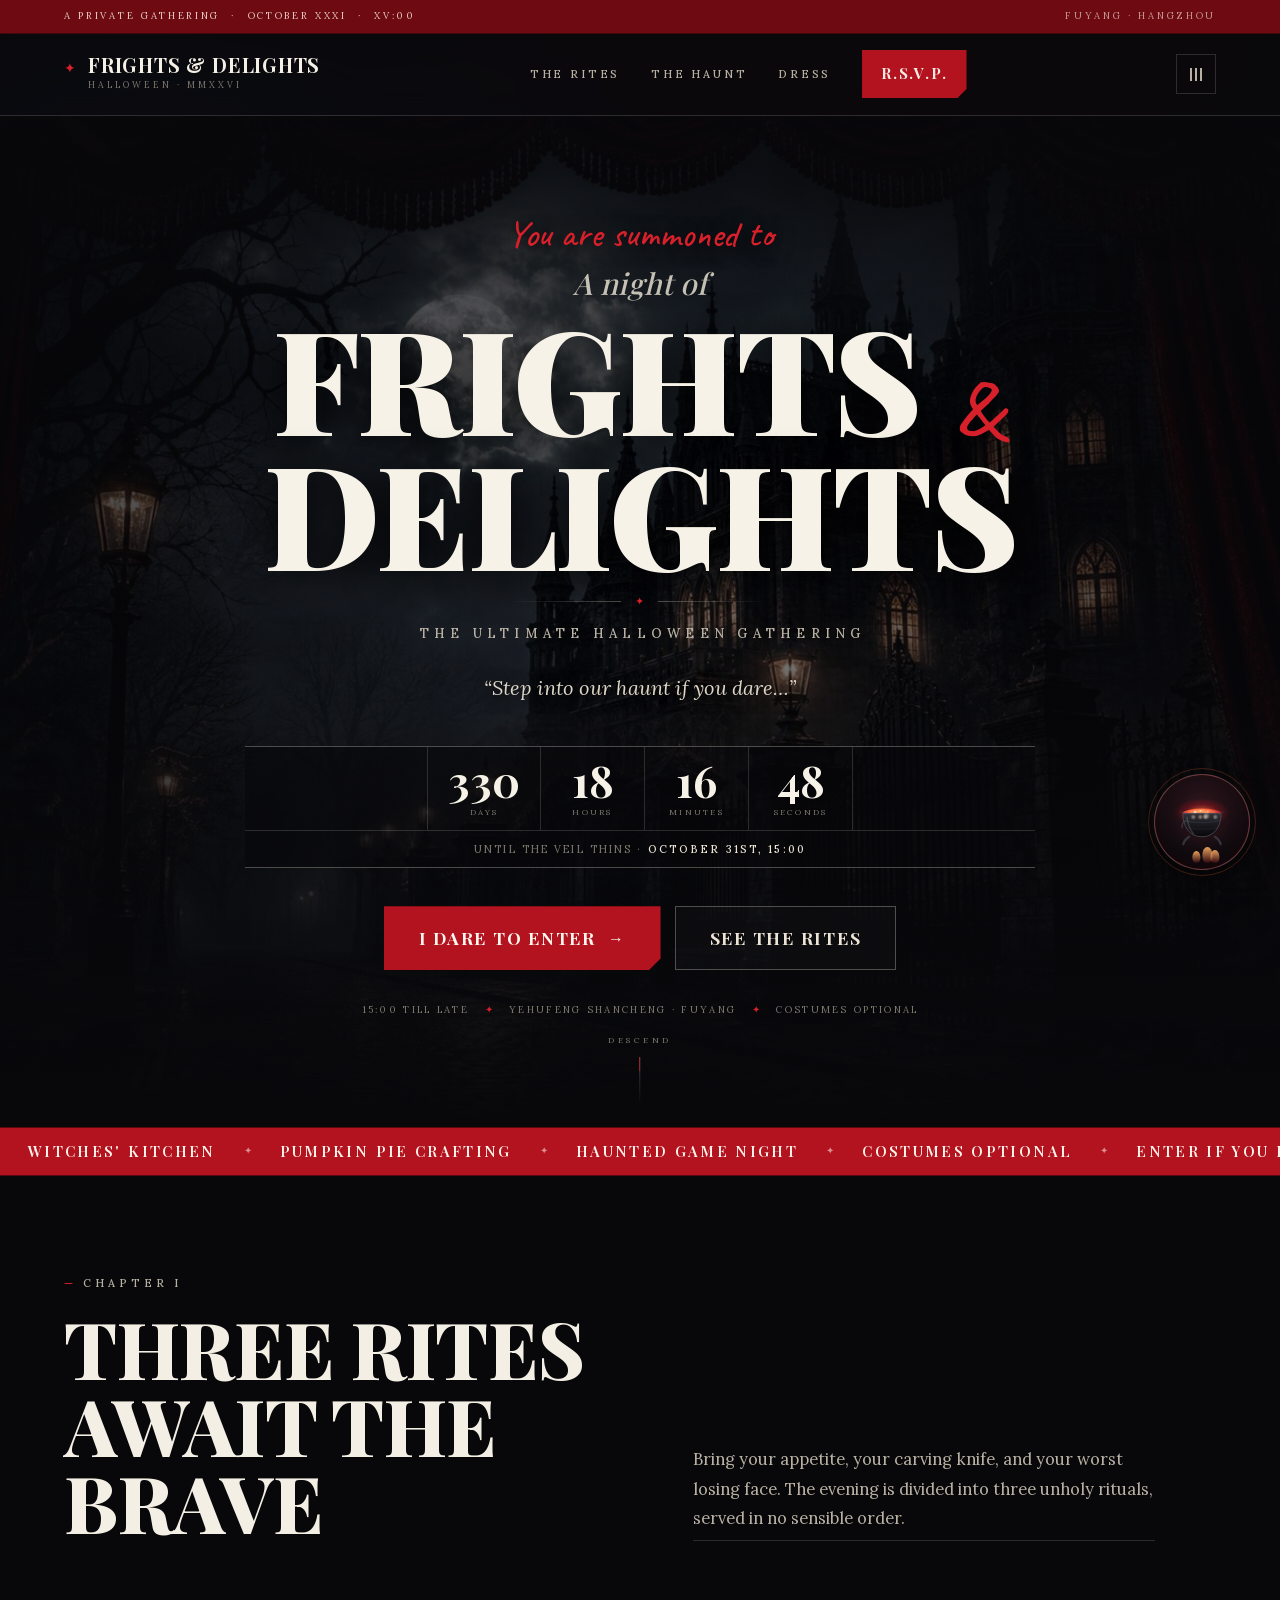
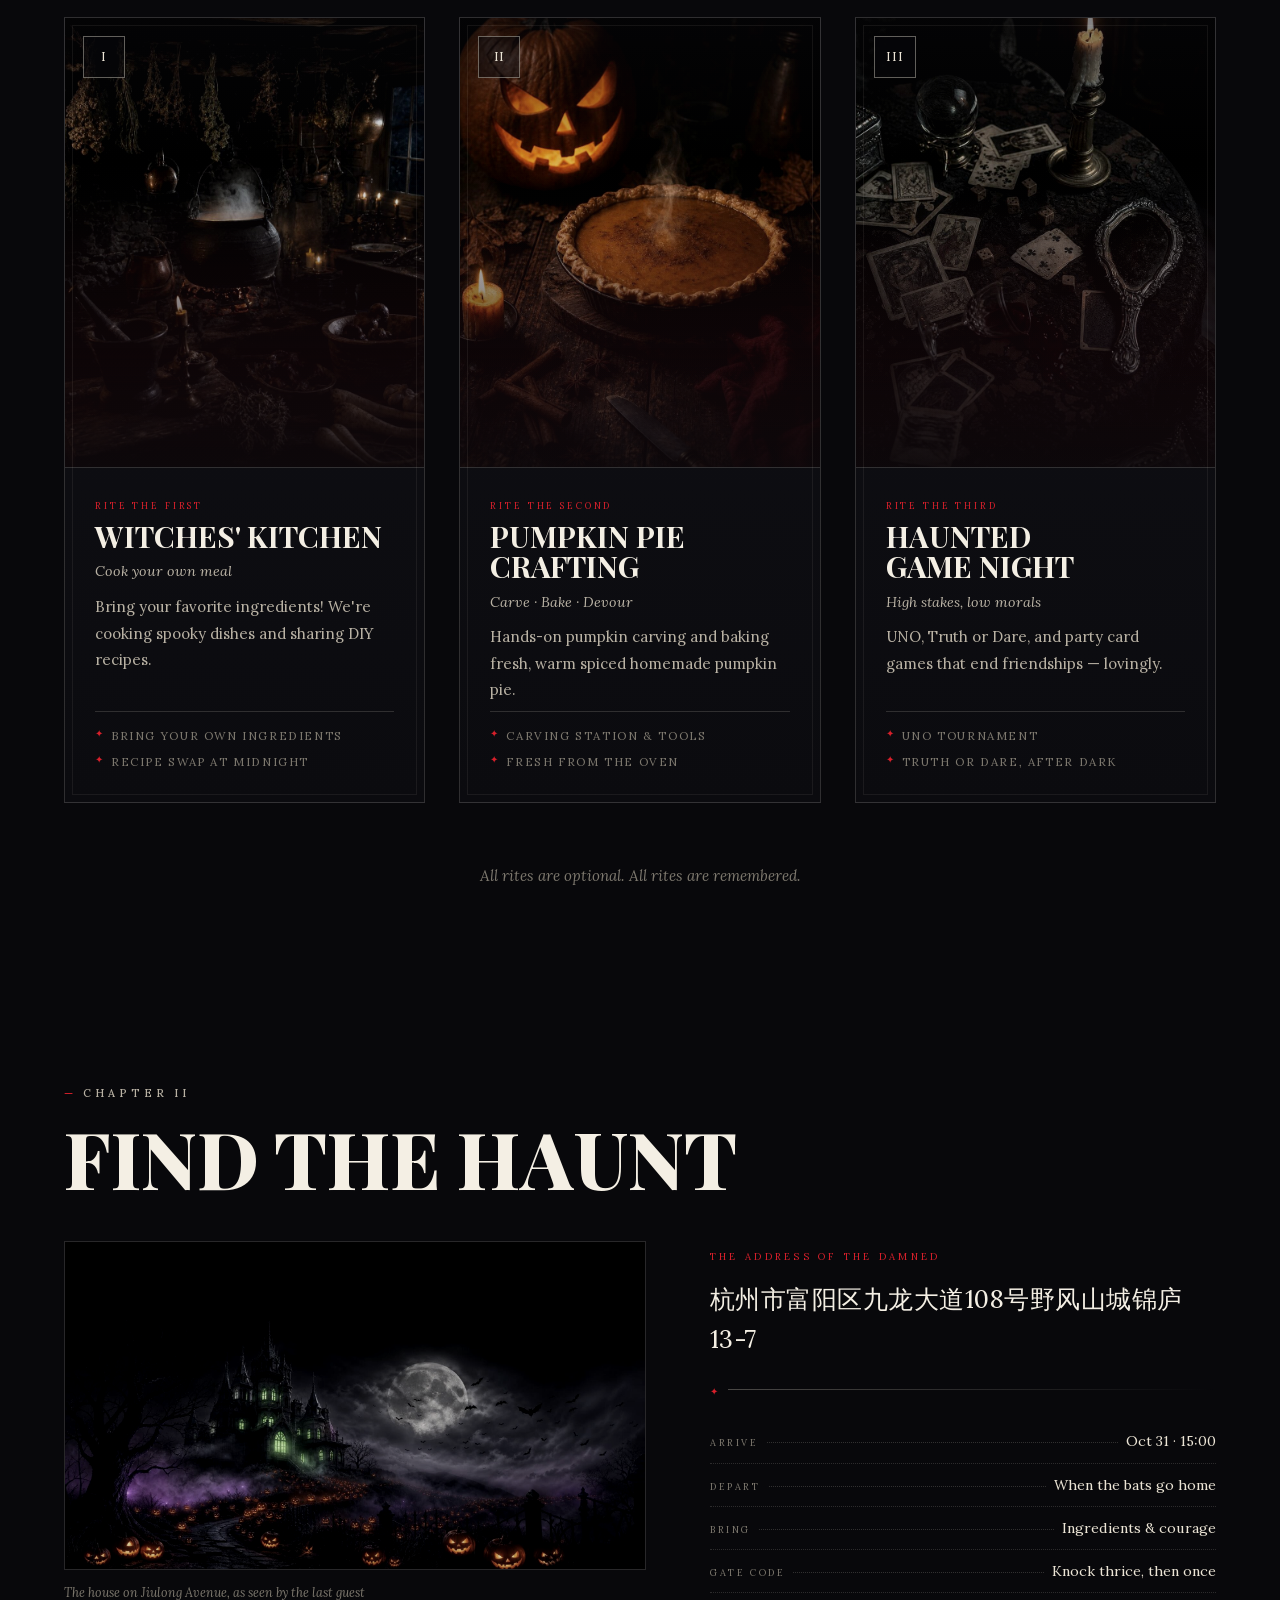
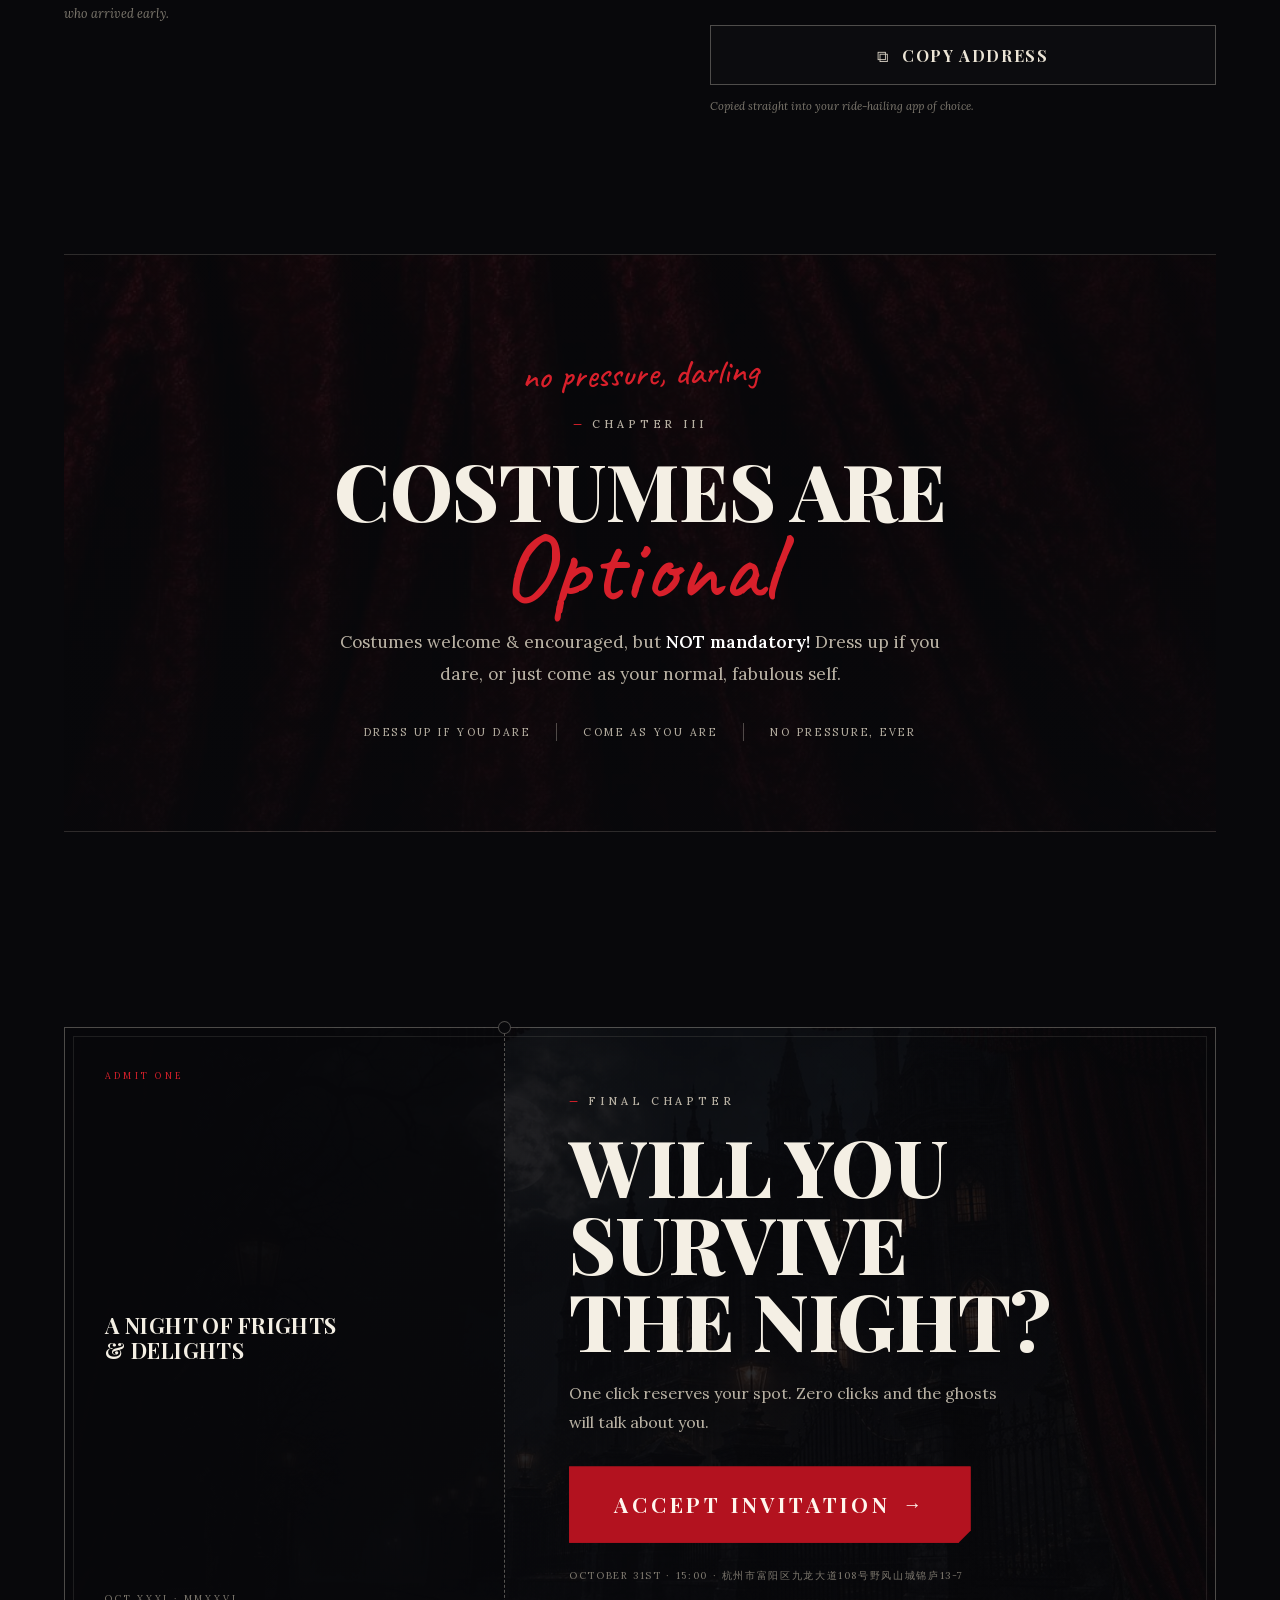
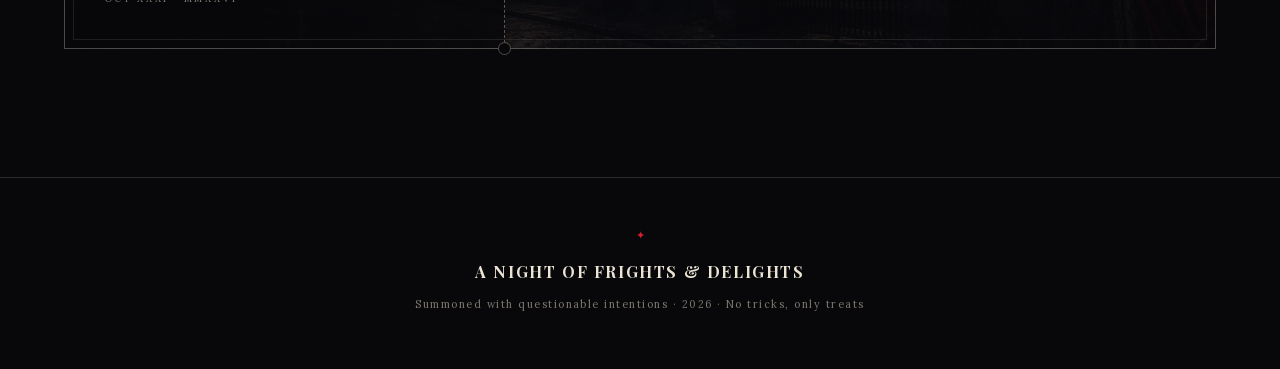
<file: index.html>
<!DOCTYPE html>
<html lang="en">
<head>
  <meta charset="UTF-8" />
  <meta name="viewport" content="width=device-width, initial-scale=1.0, viewport-fit=cover" />
  <title>A Night of Frights &amp; Delights · Halloween MMXXVI</title>
  <meta name="description" content="Step into our haunt if you dare. A Night of Frights &amp; Delights — the ultimate Halloween gathering. October 31st, 15:00. Witches' kitchen, pumpkin pie crafting, haunted game night." />
  <meta name="theme-color" content="#08080b" />

  <meta name="robots" content="index, follow" />

  <!--
    Absolute URLs for social cards. After the first Vercel deploy, replace
    https://halloween-frights.vercel.app with your production domain
    (or set a custom domain in Vercel → Settings → Domains).
  -->
  <meta property="og:type" content="website" />
  <meta property="og:site_name" content="A Night of Frights &amp; Delights" />
  <meta property="og:url" content="https://halloween-frights.vercel.app/" />
  <meta property="og:title" content="A Night of Frights &amp; Delights — Halloween MMXXVI" />
  <meta property="og:description" content="Step into our haunt if you dare… October 31st, 15:00. Witches' Kitchen, Pumpkin Pie Crafting, Haunted Game Night. Costumes optional." />
  <meta property="og:image" content="https://halloween-frights.vercel.app/assets/og-image.jpg" />
  <meta property="og:image:width" content="1200" />
  <meta property="og:image:height" content="630" />
  <meta property="og:image:alt" content="Frights and Delights — a moonlit Victorian manor framed by red velvet curtains" />
  <meta property="og:locale" content="en_US" />
  <meta name="twitter:card" content="summary_large_image" />
  <meta name="twitter:title" content="A Night of Frights &amp; Delights — Halloween MMXXVI" />
  <meta name="twitter:description" content="Step into our haunt if you dare… October 31st, 15:00." />
  <meta name="twitter:image" content="https://halloween-frights.vercel.app/assets/og-image.jpg" />

  <!-- Icons -->
  <link rel="icon" href="/assets/favicon.ico" sizes="any" />
  <link rel="icon" type="image/png" sizes="32x32" href="/assets/favicon-32.png" />
  <link rel="apple-touch-icon" href="/assets/apple-touch-icon.png" />
  <link rel="manifest" href="/site.webmanifest" />

  <!-- Typography -->
  <link rel="preload" href="/assets/fonts/playfair-display-var.woff2" as="font" type="font/woff2" crossorigin />
  <link rel="preload" href="/assets/fonts/lora-var.woff2" as="font" type="font/woff2" crossorigin />

  <!-- Above-the-fold artwork -->
  <link rel="preload" as="image" href="/assets/hero-haunt.jpg" fetchpriority="high" />

  <!-- Project styles -->
  <link rel="stylesheet" href="/css/style.css" />
  <!-- Reveal-on-scroll hides content until JS runs; restore it when JS is off -->
  <noscript><link rel="stylesheet" href="/css/no-js.css" /></noscript>
</head>

<body>

  <!-- ================= AMBIENT LAYERS ================= -->
  <div class="scene" aria-hidden="true">
    <div class="scene__fog"></div>
    <div class="scene__particles"><canvas id="particleCanvas"></canvas></div>
    <div class="scene__sprites" id="floatingLayer"></div>
    <div class="scene__grain"></div>
  </div>

  <div class="cursor-ember" id="cursorEmber" aria-hidden="true"></div>
  <div class="cursor-trail" id="cursorTrail" aria-hidden="true"></div>

  <div class="scroll-progress" aria-hidden="true"><span id="scrollBar"></span></div>

  <!-- ================= TOP TICKER ================= -->
  <div class="topbar">
    <p class="topbar__left">A private gathering &nbsp;·&nbsp; October XXXI &nbsp;·&nbsp; XV:00</p>
    <p class="topbar__right">Fuyang · Hangzhou</p>
  </div>

  <!-- ================= HEADER ================= -->
  <header class="site-header">
    <a href="#top" class="brand" aria-label="A Night of Frights and Delights — home">
      <span class="brand__mark" aria-hidden="true">✦</span>
      <span class="brand__text">
        <span class="brand__main">Frights &amp; Delights</span>
        <span class="brand__sub">Halloween · MMXXVI</span>
      </span>
    </a>

    <nav class="site-nav" aria-label="Primary">
      <a href="#rituals">The Rites</a>
      <a href="#haunt">The Haunt</a>
      <a href="#dress">Dress</a>
      <a href="#rsvp" class="site-nav__cta">R.S.V.P.</a>
    </nav>

    <div class="header__tools">
      <!-- Sound is synthesized in js/audio.js; this button only mutes it.
           Hidden until that module confirms Web Audio support. -->
      <button class="sound-toggle" id="soundToggle" type="button" aria-pressed="true" aria-label="Mute sound effects">
        <span class="sound-toggle__bars" aria-hidden="true"><i></i><i></i><i></i></span>
        <span class="sound-toggle__slash" aria-hidden="true"></span>
      </button>

      <button class="nav-toggle" id="navToggle" aria-label="Open menu" aria-expanded="false" aria-controls="mobileMenu">
        <span></span><span></span><span></span>
      </button>
    </div>
  </header>

  <div class="mobile-menu" id="mobileMenu" aria-hidden="true">
    <a href="#rituals">The Rites</a>
    <a href="#haunt">The Haunt</a>
    <a href="#dress">Dress</a>
    <a href="#rsvp">R.S.V.P.</a>
  </div>

  <main id="top">

    <!-- ================= HERO ================= -->
    <section class="hero" aria-labelledby="heroTitle">
      <div class="hero__backdrop" aria-hidden="true">
        <img src="/assets/hero-haunt.jpg" alt="" class="hero__img" width="1800" height="1200" fetchpriority="high" decoding="async" />
        <div class="hero__wash"></div>
      </div>

      <div class="hero__inner">
        <p class="hero__script reveal">You are summoned to</p>

        <h1 id="heroTitle" class="hero__title reveal">
          <span class="hero__title-line">A night of</span>
          <span class="hero__title-big">Frights <em>&amp;</em><br />Delights</span>
          <span class="hero__title-rule" aria-hidden="true">✦</span>
          <span class="hero__title-sub">The Ultimate Halloween Gathering</span>
        </h1>

        <p class="hero__tagline reveal">“Step into our haunt if you dare…”</p>

        <!-- Countdown -->
        <div class="countdown reveal" id="countdown" role="timer" aria-live="polite" aria-label="Countdown to the party">
          <div class="countdown__unit">
            <span class="countdown__num" data-unit="days">00</span>
            <span class="countdown__label">Days</span>
          </div>
          <div class="countdown__unit">
            <span class="countdown__num" data-unit="hours">00</span>
            <span class="countdown__label">Hours</span>
          </div>
          <div class="countdown__unit">
            <span class="countdown__num" data-unit="minutes">00</span>
            <span class="countdown__label">Minutes</span>
          </div>
          <div class="countdown__unit">
            <span class="countdown__num" data-unit="seconds">00</span>
            <span class="countdown__label">Seconds</span>
          </div>
          <p class="countdown__until">until the veil thins · <strong>October 31st, 15:00</strong></p>
        </div>

        <div class="hero__actions reveal">
          <button class="btn btn--blood btn--lg" id="acceptBtn" data-open-surprise>
            I Dare to Enter <span class="btn__arrow" aria-hidden="true">→</span>
          </button>
          <a href="#rituals" class="btn btn--line btn--lg">See the Rites</a>
        </div>

        <ul class="hero__meta reveal">
          <li>15:00 till late</li>
          <li aria-hidden="true">✦</li>
          <li>Yehufeng Shancheng · Fuyang</li>
          <li aria-hidden="true">✦</li>
          <li>Costumes optional</li>
        </ul>
      </div>

      <a href="#rituals" class="hero__scroll" aria-label="Scroll to the rites">
        <span class="hero__scroll-text">descend</span>
        <span class="hero__scroll-line" aria-hidden="true"></span>
      </a>
    </section>

    <!-- ================= TICKER ================= -->
    <div class="ticker" aria-hidden="true">
      <div class="ticker__track">
        <span>Witches' Kitchen</span><i>✦</i><span>Pumpkin Pie Crafting</span><i>✦</i><span>Haunted Game Night</span><i>✦</i><span>Costumes Optional</span><i>✦</i><span>Enter If You Dare</span><i>✦</i><span>Only Treats, No Tricks</span><i>✦</i>
        <span>Witches' Kitchen</span><i>✦</i><span>Pumpkin Pie Crafting</span><i>✦</i><span>Haunted Game Night</span><i>✦</i><span>Costumes Optional</span><i>✦</i><span>Enter If You Dare</span><i>✦</i><span>Only Treats, No Tricks</span><i>✦</i>
      </div>
    </div>

    <!-- ================= RITES ================= -->
    <section class="section section--rites" id="rituals" aria-labelledby="ritualsTitle">
      <header class="section__head section__head--split">
        <div>
          <p class="kicker reveal"><span aria-hidden="true">—</span> Chapter I</p>
          <h2 class="section__title reveal" id="ritualsTitle">Three Rites<br />Await the Brave</h2>
        </div>
        <p class="section__lead reveal">Bring your appetite, your carving knife, and your worst losing face. The evening is divided into three unholy rituals, served in no sensible order.</p>
      </header>

      <div class="plates">
        <!-- Rite I -->
        <article class="plate reveal">
          <figure class="plate__media">
            <img src="/assets/ritual-kitchen.jpg" alt="A bubbling cauldron in a candlelit Victorian kitchen, dried herbs hanging from dark beams" width="900" height="1350" loading="lazy" decoding="async" />
            <figcaption class="plate__num">I</figcaption>
          </figure>
          <div class="plate__body">
            <p class="plate__meta">Rite the First</p>
            <h3 class="plate__title">Witches' Kitchen</h3>
            <p class="plate__sub">Cook your own meal</p>
            <p class="plate__text">Bring your favorite ingredients! We're cooking spooky dishes and sharing DIY recipes.</p>
            <ul class="plate__list">
              <li>Bring your own ingredients</li>
              <li>Recipe swap at midnight</li>
            </ul>
          </div>
        </article>

        <!-- Rite II -->
        <article class="plate reveal">
          <figure class="plate__media">
            <img src="/assets/ritual-pie.jpg" alt="A glowing carved pumpkin beside a steaming pumpkin pie, cinnamon sticks and a knife on a dark table" width="900" height="1350" loading="lazy" decoding="async" />
            <figcaption class="plate__num">II</figcaption>
          </figure>
          <div class="plate__body">
            <p class="plate__meta">Rite the Second</p>
            <h3 class="plate__title">Pumpkin Pie Crafting</h3>
            <p class="plate__sub">Carve · Bake · Devour</p>
            <p class="plate__text">Hands-on pumpkin carving and baking fresh, warm spiced homemade pumpkin pie.</p>
            <ul class="plate__list">
              <li>Carving station &amp; tools</li>
              <li>Fresh from the oven</li>
            </ul>
          </div>
        </article>

        <!-- Rite III -->
        <article class="plate reveal">
          <figure class="plate__media">
            <img src="/assets/ritual-games.jpg" alt="A seance table with playing cards, dice, a candle and a spilled glass of wine" width="900" height="1350" loading="lazy" decoding="async" />
            <figcaption class="plate__num">III</figcaption>
          </figure>
          <div class="plate__body">
            <p class="plate__meta">Rite the Third</p>
            <h3 class="plate__title">Haunted Game Night</h3>
            <p class="plate__sub">High stakes, low morals</p>
            <p class="plate__text">UNO, Truth or Dare, and party card games that end friendships — lovingly.</p>
            <ul class="plate__list">
              <li>UNO tournament</li>
              <li>Truth or Dare, after dark</li>
            </ul>
          </div>
        </article>
      </div>

      <p class="section__foot reveal">All rites are optional. All rites are remembered.</p>
    </section>

    <!-- ================= THE HAUNT ================= -->
    <section class="section section--haunt" id="haunt" aria-labelledby="hauntTitle">
      <header class="section__head section__head--left">
        <p class="kicker reveal"><span aria-hidden="true">—</span> Chapter II</p>
        <h2 class="section__title reveal" id="hauntTitle">Find the Haunt</h2>
      </header>

      <div class="haunt">
        <figure class="haunt__plate reveal">
          <img src="/assets/haunt.jpg" alt="A moonlit Victorian mansion behind iron gates, jack-o'-lanterns lining the path" width="1672" height="941" loading="lazy" decoding="async" />
          <figcaption class="haunt__caption">The house on Jiulong Avenue, as seen by the last guest who arrived early.</figcaption>
        </figure>

        <div class="haunt__detail reveal">
          <p class="haunt__label">The address of the damned</p>
          <address class="haunt__address" id="addressText" lang="zh-Hans">杭州市富阳区九龙大道108号野风山城锦庐13-7</address>

          <div class="haunt__rule" aria-hidden="true"></div>

          <dl class="ledger">
            <div>
              <dt>Arrive</dt>
              <dd>Oct 31 · 15:00</dd>
            </div>
            <div>
              <dt>Depart</dt>
              <dd>When the bats go home</dd>
            </div>
            <div>
              <dt>Bring</dt>
              <dd>Ingredients &amp; courage</dd>
            </div>
            <div>
              <dt>Gate code</dt>
              <dd>Knock thrice, then once</dd>
            </div>
          </dl>

          <button class="btn btn--line btn--copy" id="copyAddressBtn" data-address="杭州市富阳区九龙大道108号野风山城锦庐13-7">
            <span class="btn__icon" aria-hidden="true">⧉</span>
            <span class="btn__label">Copy Address</span>
          </button>
          <p class="haunt__hint">Copied straight into your ride-hailing app of choice.</p>
        </div>
      </div>
    </section>

    <!-- ================= DRESS ================= -->
    <section class="section section--dress" id="dress" aria-labelledby="dressTitle">
      <div class="dress reveal">
        <p class="dress__script" aria-hidden="true">no pressure, darling</p>
        <p class="kicker"><span aria-hidden="true">—</span> Chapter III</p>
        <h2 class="section__title" id="dressTitle">Costumes Are<br /><em>Optional</em></h2>
        <p class="dress__body">
          Costumes welcome &amp; encouraged, but <strong>NOT mandatory!</strong>
          Dress up if you dare, or just come as your normal, fabulous self.
        </p>
        <ul class="dress__list">
          <li>Dress up if you dare</li>
          <li>Come as you are</li>
          <li>No pressure, ever</li>
        </ul>
      </div>
    </section>

    <!-- ================= RSVP ================= -->
    <section class="section section--rsvp" id="rsvp" aria-labelledby="rsvpTitle">
      <div class="rsvp reveal">
        <div class="rsvp__stub" aria-hidden="true">
          <p class="rsvp__stub-top">Admit one</p>
          <p class="rsvp__stub-mid">A Night of Frights<br />&amp; Delights</p>
          <p class="rsvp__stub-bot">Oct XXXI · MMXXVI</p>
        </div>

        <div class="rsvp__content">
          <p class="kicker"><span aria-hidden="true">—</span> Final Chapter</p>
          <h2 class="section__title" id="rsvpTitle">Will You Survive<br />the Night?</h2>
          <p class="rsvp__lead">One click reserves your spot. Zero clicks and the ghosts will talk about you.</p>
          <button class="btn btn--blood btn--xl" data-open-surprise>
            Accept Invitation <span class="btn__arrow" aria-hidden="true">→</span>
          </button>
          <p class="rsvp__fine">October 31st · 15:00 · 杭州市富阳区九龙大道108号野风山城锦庐13-7</p>
        </div>
      </div>
    </section>
  </main>

  <!-- ================= FOOTER ================= -->
  <footer class="site-footer">
    <div class="site-footer__inner">
      <p class="site-footer__mark">✦</p>
      <p class="site-footer__line">A Night of Frights &amp; Delights</p>
      <p class="site-footer__fine">Summoned with questionable intentions · <span id="year">2026</span> · No tricks, only treats</p>
    </div>
  </footer>

  <!-- ================= FLOATING GADGET: THE CAULDRON ================= -->
  <button class="cauldron" id="cauldronBtn" aria-label="Stir the cauldron for a burst of magic">
    <span class="cauldron__halo" aria-hidden="true"></span>
    <span class="cauldron__pulse" aria-hidden="true"></span>

    <!-- steam -->
    <span class="cauldron__steam" aria-hidden="true">
      <i></i><i></i><i></i><i></i><i></i>
    </span>

    <!-- fire under the pot -->
    <span class="cauldron__fire" aria-hidden="true"><i></i><i></i><i></i></span>

    <svg class="cauldron__svg" viewBox="0 0 120 120" aria-hidden="true">
      <defs>
        <linearGradient id="potGrad" x1="0" y1="0" x2="0" y2="1">
          <stop offset="0%" stop-color="#33333b" />
          <stop offset="45%" stop-color="#1a1a20" />
          <stop offset="100%" stop-color="#08080b" />
        </linearGradient>
        <linearGradient id="rimGrad" x1="0" y1="0" x2="1" y2="0">
          <stop offset="0%" stop-color="#3a3a44" />
          <stop offset="45%" stop-color="#8d8d9c" />
          <stop offset="100%" stop-color="#2c2c34" />
        </linearGradient>
        <radialGradient id="brewGrad" cx="45%" cy="30%" r="78%">
          <stop offset="0%" stop-color="#ffb066" />
          <stop offset="35%" stop-color="#ff6a3d" />
          <stop offset="70%" stop-color="#b3121f" />
          <stop offset="100%" stop-color="#3d060c" />
        </radialGradient>
        <radialGradient id="brewGlowGrad" cx="50%" cy="50%" r="50%">
          <stop offset="0%" stop-color="rgba(255,140,70,0.85)" />
          <stop offset="60%" stop-color="rgba(179,18,31,0.35)" />
          <stop offset="100%" stop-color="rgba(179,18,31,0)" />
        </radialGradient>
      </defs>

      <!-- brew glow behind the rim -->
      <ellipse cx="60" cy="42" rx="52" ry="26" fill="url(#brewGlowGrad)" class="cauldron__glow" />

      <!-- liquid surface -->
      <ellipse cx="60" cy="44" rx="36" ry="9" fill="url(#brewGrad)" class="cauldron__brew" />

      <!-- swirling surface currents -->
      <g class="cauldron__swirl">
        <ellipse cx="60" cy="44" rx="24" ry="5.4" fill="none" stroke="rgba(255,214,170,0.5)" stroke-width="1" stroke-dasharray="5 7" />
        <ellipse cx="60" cy="44" rx="14" ry="3.1" fill="none" stroke="rgba(255,150,110,0.55)" stroke-width="1" stroke-dasharray="3 6" />
        <ellipse cx="60" cy="44" rx="31" ry="7.2" fill="none" stroke="rgba(255,120,90,0.22)" stroke-width="1" stroke-dasharray="2 9" />
      </g>

      <!-- bubbles -->
      <circle cx="47" cy="42" r="2.6" fill="#ffd9b8" class="cauldron__bubble cauldron__bubble--1" />
      <circle cx="67" cy="44.5" r="1.9" fill="#ffd9b8" class="cauldron__bubble cauldron__bubble--2" />
      <circle cx="57" cy="39" r="1.5" fill="#ffe9d6" class="cauldron__bubble cauldron__bubble--3" />
      <circle cx="71" cy="41" r="1.2" fill="#ffd9b8" class="cauldron__bubble cauldron__bubble--4" />
      <circle cx="52" cy="46" r="1" fill="#ffe9d6" class="cauldron__bubble cauldron__bubble--5" />

      <!-- sparks riding the brew -->
      <circle cx="40" cy="40" r="0.9" fill="#ffb066" class="cauldron__spark cauldron__spark--1" />
      <circle cx="62" cy="37" r="0.8" fill="#ffd9b8" class="cauldron__spark cauldron__spark--2" />
      <circle cx="76" cy="46" r="0.9" fill="#ffb066" class="cauldron__spark cauldron__spark--3" />

      <!-- pot body -->
      <path d="M24 44h72c0 26-14 44-36 44S24 70 24 44z" fill="url(#potGrad)" stroke="#50505c" stroke-width="1.4" />
      <!-- cast-iron banding + highlight -->
      <path d="M28 57c8 6 56 6 64 0" stroke="#4a4a56" stroke-width="1.2" fill="none" opacity=".55" />
      <path d="M30 70c8 5 52 5 60 0" stroke="#3a3a44" stroke-width="1" fill="none" opacity=".45" />
      <path d="M32 52c2 14 6 24 12 30" stroke="rgba(255,255,255,0.14)" stroke-width="3" fill="none" stroke-linecap="round" />
      <!-- rim -->
      <path d="M20 43h80" stroke="url(#rimGrad)" stroke-width="3.6" stroke-linecap="round" />
      <path d="M20 41.6h80" stroke="rgba(255,255,255,0.22)" stroke-width="0.8" stroke-linecap="round" />
      <!-- legs + handle -->
      <path d="M36 88c-6 4-10 9-11 14" stroke="#33333b" stroke-width="4.2" stroke-linecap="round" />
      <path d="M84 88c6 4 10 9 11 14" stroke="#33333b" stroke-width="4.2" stroke-linecap="round" />
      <path d="M30 58c-6 2-9 8-7 13" stroke="#4a4a56" stroke-width="2" fill="none" stroke-linecap="round" opacity=".8" />
    </svg>

    <span class="cauldron__tooltip">Stir the cauldron</span>
    <span class="cauldron__ring" aria-hidden="true"></span>
    <span class="cauldron__sparks" id="cauldronSparks" aria-hidden="true"></span>
  </button>

  <!-- ephemeral cauldron magic: rising embers, ghost wisps, charm runes -->
  <div class="brew-world" id="brewWorld" aria-hidden="true"></div>

  <!-- ================= TOAST ================= -->
  <div class="toast" id="toast" role="status" aria-live="polite" aria-atomic="true">
    <span class="toast__icon" aria-hidden="true">✦</span>
    <span class="toast__msg">Address copied to clipboard! 🦇</span>
  </div>

  <!-- ================= SURPRISE ================= -->
  <div class="lightning" id="lightning" aria-hidden="true"></div>
  <div class="ripple-layer" id="rippleLayer" aria-hidden="true"></div>

  <div class="surprise" id="surprise" role="dialog" aria-modal="true" aria-labelledby="surpriseTitle" aria-hidden="true">
    <div class="surprise__backdrop" data-close-surprise></div>

    <div class="surprise__card" role="document">
      <button class="surprise__close" id="surpriseClose" aria-label="Close the surprise" data-close-surprise>✕</button>

      <div class="surprise__media">
        <!-- src + alt are re-pointed at random from js/main.js (two surprises) -->
        <img src="/assets/surprise.jpg" width="913" height="1100" decoding="async"
             alt="A gleefully unsettling glitched portrait — the haunt's doorman"
             class="surprise__img" />
        <div class="surprise__media-overlay" aria-hidden="true"></div>
        <span class="surprise__stamp" aria-hidden="true">No Exit</span>
        <span class="surprise__admit" aria-hidden="true">Admit one · Oct XXXI</span>
      </div>

      <div class="surprise__body">
        <p class="surprise__kicker">The door slams shut…</p>
        <h2 class="surprise__title" id="surpriseTitle">YOU'RE TRAPPED! <span aria-hidden="true">🎃</span></h2>
        <p class="surprise__sub">Just kidding! Your spot is reserved. See you on Oct 31st!</p>
        <div class="surprise__actions">
          <button class="btn btn--blood" data-close-surprise>✕ Escape</button>
          <button class="btn btn--line" id="saveDateBtn">Save the date</button>
        </div>
        <p class="surprise__fine">or stay forever — the ghosts make excellent company</p>
      </div>
    </div>
  </div>

  <script src="/js/audio.js" defer></script>
  <script src="/js/animations.js" defer></script>
  <script src="/js/main.js" defer></script>
</body>
</html>
</file>
<file: css/style.css>
/* ==========================================================================
   A NIGHT OF FRIGHTS & DELIGHTS — Halloween Invitation
   css/style.css — Victorian playbill / gothic editorial

   01 Tokens & reset        06 Header / nav / ticker
   02 Type & utilities      07 Hero
   03 Scene & grain         08 Plates (rites)
   04 Buttons               09 Haunt / dress / rsvp / footer
   05 Cursor                10 Cauldron / toast / modal
   ========================================================================== */

/* ========================= 00. FONTS (self-hosted) ======================
   Latin-subset variable fonts, served from /assets/fonts. Self-hosting removes
   the render-blocking third-party request and lets us preload the two faces
   that paint above the fold.
   ======================================================================= */
@font-face {
  font-family: "Playfair Display Var";
  src: url("/assets/fonts/playfair-display-var.woff2") format("woff2");
  font-weight: 400 900;
  font-style: normal;
  font-display: swap;
  unicode-range: U+0000-00FF, U+2000-206F, U+2122, U+2191, U+2193, U+2212, U+2215;
}
@font-face {
  font-family: "Lora Var";
  src: url("/assets/fonts/lora-var.woff2") format("woff2");
  font-weight: 400 700;
  font-style: normal;
  font-display: swap;
  unicode-range: U+0000-00FF, U+2000-206F, U+2122, U+2191, U+2193, U+2212, U+2215;
}
@font-face {
  font-family: "Lora Var";
  src: url("/assets/fonts/lora-italic-var.woff2") format("woff2");
  font-weight: 400 700;
  font-style: italic;
  font-display: swap;
  unicode-range: U+0000-00FF, U+2000-206F, U+2122, U+2191, U+2193, U+2212, U+2215;
}
@font-face {
  font-family: "Caveat Var";
  src: url("/assets/fonts/caveat-var.woff2") format("woff2");
  font-weight: 400 700;
  font-style: normal;
  font-display: swap;
  unicode-range: U+0000-00FF, U+2000-206F;
}

/* ========================= 01. TOKENS & RESET =========================== */
:root {
  --ink: #08080b;
  --ink-2: #0e0e12;
  --char: #16161b;
  --char-2: #1f1f26;

  --bone: #ece5d6;
  --bone-dim: #b9b2a4;
  --bone-faint: #7d786e;

  --blood: #b3121f;
  --blood-lite: #d8202b;
  --blood-deep: #6d0a12;

  --gold: #c9a227;

  --rule: rgba(236, 229, 214, 0.16);
  --rule-strong: rgba(236, 229, 214, 0.3);
  --rule-blood: rgba(179, 18, 31, 0.6);

  --font-display: "Playfair Display Var", "Playfair Display", "Didot", Georgia,
    "Songti SC", "Noto Serif CJK SC", serif;
  --font-serif: "Lora Var", "Lora", Georgia, "Songti SC", "Noto Serif CJK SC", serif;
  --font-script: "Caveat Var", "Caveat", "Segoe Script", cursive;

  /* spacing scale — one rhythm for every section */
  --sp-1: clamp(10px, 1.2vw, 14px);
  --sp-2: clamp(16px, 2vw, 22px);
  --sp-3: clamp(24px, 3vw, 34px);
  --sp-4: clamp(32px, 4.4vw, 52px);
  --sp-5: clamp(56px, 8vw, 104px);

  --pad: clamp(20px, 5vw, 72px);
  --maxw: 1280px;
  --header-h: 82px;

  --ease: cubic-bezier(0.22, 1, 0.36, 1);
}

*,
*::before,
*::after { box-sizing: border-box; }

html {
  -webkit-text-size-adjust: 100%;
  scroll-behavior: smooth;
  scroll-padding-top: calc(var(--header-h) + 20px);
}

body {
  margin: 0;
  min-height: 100vh;
  background: var(--ink);
  color: var(--bone);
  font-family: var(--font-serif);
  font-size: 17px;
  line-height: 1.72;
  font-synthesis-weight: none;
  text-rendering: optimizeLegibility;
  -webkit-font-smoothing: antialiased;
  -moz-osx-font-smoothing: grayscale;
  overflow-x: hidden;
}

body.is-locked { overflow: hidden; }

h1, h2, h3, h4, p, figure, blockquote, dl, dd, figcaption { margin: 0; }
ul, ol { margin: 0; padding: 0; list-style: none; }
img, svg, canvas { display: block; max-width: 100%; }
button { font: inherit; color: inherit; border: 0; background: none; }
a { color: inherit; text-decoration: none; }
address { font-style: normal; }
strong { font-weight: 600; color: #fff; }

::selection { background: var(--blood); color: #fff; }

:focus-visible {
  outline: 1px solid var(--bone);
  outline-offset: 3px;
}

/* ======================= 02. TYPE & UTILITIES =========================== */
.section {
  position: relative;
  z-index: 2;
  max-width: var(--maxw);
  margin: 0 auto;
  padding: clamp(60px, 7.6vw, 108px) var(--pad);
}

.kicker {
  display: flex;
  align-items: center;
  gap: 10px;
  font-family: var(--font-serif);
  font-size: 0.68rem;
  font-weight: 500;
  letter-spacing: 0.36em;
  text-transform: uppercase;
  color: var(--bone-dim);
  margin-bottom: 18px;
}
.kicker span { color: var(--blood-lite); letter-spacing: 0; }

.section__head { max-width: 760px; margin-bottom: clamp(42px, 6vw, 76px); }

/* Two-column editorial header: title left, standfirst aligned to the baseline */
.section__head--split {
  display: grid;
  grid-template-columns: minmax(0, 1.05fr) minmax(0, 0.95fr);
  gap: clamp(18px, 4vw, 64px);
  align-items: end;
  max-width: none;
}
.section__head--split .section__lead {
  margin-top: 0;
  max-width: 42ch;
  padding-bottom: 0.35em;
  border-bottom: 1px solid var(--rule);
}
.section__head--left { text-align: left; margin-bottom: clamp(28px, 4vw, 44px); }

.section__title {
  font-family: var(--font-display);
  font-weight: 800;
  font-size: clamp(2rem, 7.2vw, 4.9rem);
  line-height: 0.98;
  letter-spacing: -0.004em;
  text-transform: uppercase;
  color: #f4efe4;
  text-wrap: balance;
}
.section__title em {
  font-family: var(--font-script);
  font-style: normal;
  text-transform: none;
  letter-spacing: 0;
  font-size: 1.25em;
  line-height: 0.6;
  color: var(--blood-lite);
}

.section__lead {
  margin-top: var(--sp-2);
  max-width: 52ch;
  color: var(--bone-dim);
  font-size: 1.03rem;
  line-height: 1.8;
  text-wrap: pretty;
}

.section__foot {
  margin-top: clamp(40px, 5vw, 60px);
  text-align: center;
  font-family: var(--font-serif);
  font-style: italic;
  font-size: 0.95rem;
  color: var(--bone-faint);
}

.reveal {
  opacity: 0;
  transform: translateY(22px);
  transition: opacity 1s var(--ease), transform 1s var(--ease);
}
.reveal.is-visible { opacity: 1; transform: none; }

/* ========================= 03. SCENE & GRAIN ============================ */
.scene {
  position: fixed;
  inset: 0;
  z-index: 0;
  pointer-events: none;
  overflow: hidden;
  background:
    radial-gradient(1100px 700px at 70% -10%, rgba(90, 20, 30, 0.24), transparent 62%),
    radial-gradient(900px 600px at 8% 20%, rgba(30, 34, 58, 0.5), transparent 60%),
    linear-gradient(180deg, #08080b 0%, #0b0b11 55%, #08080b 100%);
}

.scene__fog {
  position: absolute;
  inset: -25%;
  opacity: 0.5;
  background:
    radial-gradient(closest-side, rgba(120, 130, 160, 0.14), transparent) 12% 34% / 62% 54% no-repeat,
    radial-gradient(closest-side, rgba(120, 130, 160, 0.1), transparent) 78% 70% / 58% 50% no-repeat;
  animation: fogDrift 52s ease-in-out infinite alternate;
  will-change: transform;
}

.scene__particles { position: absolute; inset: 0; }
#particleCanvas { width: 100%; height: 100%; }

.scene__sprites { position: absolute; inset: 0; }

/* Fine film grain over everything — the anti-"web-gradient" texture */
.scene__grain {
  position: absolute;
  inset: 0;
  opacity: 0.12;
  mix-blend-mode: overlay;
  background-image: url("data:image/svg+xml,%3Csvg xmlns='http://www.w3.org/2000/svg' width='180' height='180'%3E%3Cfilter id='n'%3E%3CfeTurbulence type='fractalNoise' baseFrequency='0.82' numOctaves='3' stitchTiles='stitch'/%3E%3CfeColorMatrix type='saturate' values='0'/%3E%3C/filter%3E%3Crect width='180' height='180' filter='url(%23n)' opacity='0.55'/%3E%3C/svg%3E");
  background-size: 180px 180px;
}

@keyframes fogDrift {
  0%   { transform: translate3d(-2%, 0, 0) scale(1); }
  50%  { transform: translate3d(2%, -2%, 0) scale(1.06); }
  100% { transform: translate3d(-1%, 2%, 0) scale(1.02); }
}

/* Floating sprite base (bats & mist, drawn by JS) */
.sprite {
  position: absolute;
  opacity: 0;
  will-change: transform, opacity;
  animation-name: spriteFloat;
  animation-timing-function: ease-in-out;
  animation-iteration-count: infinite;
}
.sprite svg { width: 100%; height: auto; }

@keyframes spriteFloat {
  0%   { opacity: 0; transform: translate3d(-10vw, 0, 0) rotate(-3deg) scale(var(--s, 1)); }
  12%  { opacity: var(--o, 0.4); }
  50%  { transform: translate3d(52vw, -5vh, 0) rotate(3deg) scale(calc(var(--s, 1) * 1.05)); }
  88%  { opacity: var(--o, 0.4); }
  100% { opacity: 0; transform: translate3d(114vw, 2vh, 0) rotate(-2deg) scale(var(--s, 1)); }
}

.sprite--bat {
  color: #0a0a11;
  filter: drop-shadow(0 0 1px rgba(196, 204, 222, 0.45)) drop-shadow(0 6px 14px rgba(0, 0, 0, 0.9));
}
.sprite--mist { opacity: 0.9; }

.sprite__inner { width: 100%; animation: spriteBob 7s ease-in-out infinite alternate; }
@keyframes spriteBob {
  from { transform: translateY(-7px); }
  to   { transform: translateY(7px); }
}

.scroll-progress {
  position: fixed;
  top: 0;
  left: 0;
  right: 0;
  height: 2px;
  z-index: 140;
  background: transparent;
}
.scroll-progress span {
  display: block;
  height: 100%;
  width: 0%;
  background: var(--blood-lite);
  transition: width 0.12s linear;
}

/* ============================ 04. BUTTONS =============================== */
.btn {
  position: relative;
  display: inline-flex;
  align-items: center;
  justify-content: center;
  gap: 12px;
  padding: 15px 30px;
  border-radius: 0;
  font-family: var(--font-display);
  font-size: 1.02rem;
  font-weight: 700;
  letter-spacing: 0.1em;
  text-transform: uppercase;
  cursor: pointer;
  background: none;
  transition: background 0.35s var(--ease), color 0.35s var(--ease),
    border-color 0.35s var(--ease), transform 0.35s var(--ease);
  -webkit-tap-highlight-color: transparent;
}

/* Blood block button with a clipped corner */
.btn--blood {
  background: var(--blood);
  color: #fff6ee;
  border: 1px solid var(--blood);
  clip-path: polygon(0 0, 100% 0, 100% calc(100% - 12px), calc(100% - 12px) 100%, 0 100%);
}
.btn--blood:hover { background: var(--blood-lite); border-color: var(--blood-lite); }
.btn--blood:active { transform: translateY(1px); }

/* Hairline outline button */
.btn--line {
  color: var(--bone);
  border: 1px solid var(--rule-strong);
  background: rgba(236, 229, 214, 0.02);
}
.btn--line:hover {
  border-color: var(--bone);
  background: var(--bone);
  color: var(--ink);
}
.btn--line.is-copied {
  background: var(--bone);
  border-color: var(--bone);
  color: var(--ink);
}

.btn--lg { padding: 16px 34px; font-size: 1.1rem; }
.btn--xl { padding: 19px 44px; font-size: 1.32rem; letter-spacing: 0.18em; }

.btn__arrow {
  font-family: var(--font-serif);
  font-size: 0.9em;
  transition: transform 0.35s var(--ease);
}
.btn:hover .btn__arrow { transform: translateX(5px); }
.btn__icon { font-size: 1em; opacity: 0.9; }
.btn--copy.is-copied .btn__icon { animation: popIn 0.5s var(--ease); }

@keyframes popIn {
  0% { transform: scale(0.5); }
  60% { transform: scale(1.2); }
  100% { transform: scale(1); }
}

/* ============================= 05. CURSOR =============================== */
.cursor-ember,
.cursor-trail { display: none; }

@media (hover: hover) and (pointer: fine) {
  body.has-custom-cursor,
  body.has-custom-cursor a,
  body.has-custom-cursor button,
  body.has-custom-cursor [role="button"] { cursor: none; }

  .cursor-ember {
    position: fixed;
    top: 0;
    left: 0;
    z-index: 9999;
    display: block;
    width: 7px;
    height: 7px;
    border-radius: 50%;
    background: var(--bone);
    pointer-events: none;
    opacity: 0;
    transform: translate3d(-50%, -50%, 0);
    transition: opacity 0.3s ease, width 0.25s ease, height 0.25s ease, background 0.25s ease;
    will-change: transform;
  }
  .cursor-ember.is-active { opacity: 1; }
  .cursor-ember.is-hover {
    width: 34px;
    height: 34px;
    background: transparent;
    box-shadow: inset 0 0 0 1px var(--blood-lite);
  }

  /* Thin trailing rule, no glow */
  .cursor-trail {
    position: fixed;
    top: 0;
    left: 0;
    z-index: 9998;
    display: block;
    width: 24px;
    height: 24px;
    pointer-events: none;
    opacity: 0;
    transform: translate3d(-50%, -50%, 0);
    /* the trailing ring lags the dot for free, without a JS render loop */
    transition: opacity 0.4s ease, transform 0.55s cubic-bezier(0.16, 0.8, 0.3, 1);
    will-change: transform;
  }
  .cursor-trail.is-active { opacity: 1; }
  .cursor-trail::before {
    content: "";
    position: absolute;
    inset: 0;
    border: 1px solid rgba(236, 229, 214, 0.35);
    border-radius: 50%;
    animation: trailPulse 3s ease-in-out infinite;
  }
  @keyframes trailPulse {
    0%, 100% { transform: scale(1); opacity: 0.5; }
    50% { transform: scale(1.18); opacity: 0.2; }
  }
}

/* ======================= 06. HEADER / NAV / TICKER ====================== */
.topbar {
  position: relative;
  z-index: 130;
  display: flex;
  align-items: center;
  justify-content: space-between;
  gap: 16px;
  padding: 8px var(--pad);
  background: var(--blood-deep);
  border-bottom: 1px solid rgba(0, 0, 0, 0.4);
  font-family: var(--font-serif);
  font-size: 0.6rem;
  letter-spacing: 0.28em;
  text-transform: uppercase;
  color: rgba(255, 240, 230, 0.82);
}
.topbar__right { color: rgba(255, 240, 230, 0.6); }

.site-header {
  position: sticky;
  top: 0;
  z-index: 120;
  display: flex;
  align-items: center;
  justify-content: space-between;
  gap: 24px;
  height: var(--header-h);
  padding: 0 var(--pad);
  background: rgba(8, 8, 11, 0.78);
  backdrop-filter: blur(12px) saturate(120%);
  border-bottom: 1px solid var(--rule);
  transition: background 0.4s ease, border-color 0.4s ease, height 0.4s ease;
}
.site-header.is-stuck {
  height: 66px;
  background: rgba(8, 8, 11, 0.95);
  border-bottom-color: var(--rule-strong);
}

.brand { display: inline-flex; align-items: baseline; gap: 12px; }
.brand__mark { color: var(--blood-lite); font-size: 0.9rem; }
.brand__text { display: grid; gap: 2px; }
.brand__main {
  font-family: var(--font-display);
  font-weight: 700;
  font-size: 1.24rem;
  line-height: 1;
  letter-spacing: 0.04em;
  text-transform: uppercase;
  color: #f5f0e5;
}
.brand__sub {
  font-family: var(--font-serif);
  font-size: 0.55rem;
  letter-spacing: 0.34em;
  text-transform: uppercase;
  color: var(--bone-faint);
}

.site-nav { display: flex; align-items: center; gap: clamp(16px, 2.4vw, 34px); }
.site-nav a {
  position: relative;
  font-family: var(--font-serif);
  font-size: 0.68rem;
  font-weight: 500;
  letter-spacing: 0.26em;
  text-transform: uppercase;
  color: var(--bone-dim);
  padding: 5px 0;
  transition: color 0.3s ease;
}
.site-nav a::after {
  content: "";
  position: absolute;
  left: 0;
  bottom: 0;
  width: 100%;
  height: 1px;
  background: var(--blood-lite);
  transform: scaleX(0);
  transform-origin: right;
  transition: transform 0.4s var(--ease);
}
.site-nav a:hover { color: var(--bone); }
.site-nav a.is-active { color: var(--bone); }
.site-nav a:hover::after,
.site-nav a.is-active::after { transform: scaleX(1); transform-origin: left; }

.site-nav__cta {
  padding: 10px 18px !important;
  border: 1px solid var(--blood);
  color: #f4e9e3 !important;
  background: var(--blood);
  font-family: var(--font-display) !important;
  font-weight: 700 !important;
  font-size: 0.94rem !important;
  letter-spacing: 0.12em !important;
  clip-path: polygon(0 0, 100% 0, 100% calc(100% - 9px), calc(100% - 9px) 100%, 0 100%);
  transition: background 0.3s ease;
}
.site-nav__cta::after { display: none; }
.site-nav__cta:hover { background: var(--blood-lite); }

.nav-toggle {
  display: none;
  width: 44px;
  height: 44px;
  flex-direction: column;
  align-items: center;
  justify-content: center;
  gap: 5px;
  cursor: pointer;
  border: 1px solid var(--rule);
}
.nav-toggle span {
  display: block;
  width: 20px;
  height: 1px;
  background: var(--bone);
  transition: transform 0.35s var(--ease), opacity 0.25s ease;
}
.nav-toggle.is-open span:nth-child(1) { transform: translateY(6px) rotate(45deg); }
.nav-toggle.is-open span:nth-child(2) { opacity: 0; }
.nav-toggle.is-open span:nth-child(3) { transform: translateY(-6px) rotate(-45deg); }

/* ---------- sound toggle (revealed only if Web Audio exists) ---------- */
.header__tools { display: flex; align-items: center; gap: 10px; }

.sound-toggle {
  position: relative;
  display: none;                 /* js/audio.js adds .audio-ready to <html> */
  align-items: center;
  justify-content: center;
  width: 40px;
  height: 40px;
  border: 1px solid var(--rule);
  color: var(--bone-dim);
  cursor: pointer;
  transition: color 0.3s ease, border-color 0.3s ease, background 0.3s ease;
}
.audio-ready .sound-toggle { display: inline-flex; }
.sound-toggle:hover { color: var(--bone); border-color: var(--rule-strong); }
.sound-toggle:focus-visible { outline: 1px solid var(--blood-lite); outline-offset: 2px; }

.sound-toggle__bars {
  display: flex;
  align-items: center;
  gap: 3px;
  height: 13px;
}
.sound-toggle__bars i {
  display: block;
  width: 2px;
  height: 100%;
  background: currentColor;
  transform-origin: center;
  transition: height 0.3s var(--ease), opacity 0.3s ease;
}
.sound-toggle__bars i:nth-child(1) { animation: sound-bar 1.05s ease-in-out infinite; animation-delay: -0.2s; }
.sound-toggle__bars i:nth-child(2) { animation: sound-bar 0.9s ease-in-out infinite; animation-delay: -0.55s; }
.sound-toggle__bars i:nth-child(3) { animation: sound-bar 1.2s ease-in-out infinite; animation-delay: -0.8s; }

.sound-toggle.is-off .sound-toggle__bars i { animation: none; height: 22%; opacity: 0.5; }

/* the strike-through, drawn in rather than swapped in */
.sound-toggle__slash {
  position: absolute;
  left: 10px;
  right: 10px;
  top: 50%;
  height: 1px;
  background: var(--blood-lite);
  transform: rotate(-42deg) scaleX(0);
  transform-origin: center;
  transition: transform 0.28s var(--ease);
}
.sound-toggle.is-off .sound-toggle__slash { transform: rotate(-42deg) scaleX(1); }

@keyframes sound-bar {
  0%, 100% { transform: scaleY(0.35); }
  50% { transform: scaleY(1); }
}

@media (prefers-reduced-motion: reduce) {
  .sound-toggle__bars i { animation: none; }
  .sound-toggle__bars i:nth-child(2) { height: 68%; }
  .sound-toggle__bars i:nth-child(3) { height: 42%; }
}

.mobile-menu {
  position: fixed;
  top: calc(var(--header-h) + 8px);
  left: var(--pad);
  right: var(--pad);
  z-index: 119;
  display: grid;
  gap: 0;
  background: #0c0c11;
  border: 1px solid var(--rule-strong);
  opacity: 0;
  visibility: hidden;
  transform: translateY(-8px);
  transition: opacity 0.35s var(--ease), transform 0.35s var(--ease), visibility 0.35s;
}
.mobile-menu.is-open { opacity: 1; visibility: visible; transform: none; }
.mobile-menu a {
  padding: 16px 20px;
  font-family: var(--font-display);
  font-weight: 600;
  font-size: 1.05rem;
  letter-spacing: 0.1em;
  text-transform: uppercase;
  border-bottom: 1px solid var(--rule);
  transition: background 0.25s ease, color 0.25s ease;
}
.mobile-menu a:last-child { border-bottom: 0; }
.mobile-menu a:hover { background: var(--blood); color: #fff; }

/* Ticker */
.ticker {
  position: relative;
  z-index: 3;
  overflow: hidden;
  background: var(--blood);
  border-top: 1px solid rgba(0, 0, 0, 0.5);
  border-bottom: 1px solid rgba(0, 0, 0, 0.5);
  padding: 11px 0;
}
.ticker__track {
  display: flex;
  align-items: center;
  width: max-content;
  animation: tickerScroll 38s linear infinite;
}
.ticker__track span {
  padding: 0 clamp(14px, 2.2vw, 28px);
  font-family: var(--font-display);
  font-weight: 600;
  font-size: 0.92rem;
  letter-spacing: 0.16em;
  text-transform: uppercase;
  color: #fff3ea;
  white-space: nowrap;
}
.ticker__track i {
  font-style: normal;
  font-size: 0.6rem;
  color: rgba(255, 240, 230, 0.55);
}
@keyframes tickerScroll {
  from { transform: translateX(0); }
  to { transform: translateX(-50%); }
}

/* ============================== 07. HERO ================================ */
.hero {
  position: relative;
  z-index: 2;
  min-height: calc(100vh - var(--header-h) - 30px);
  min-height: calc(100svh - var(--header-h) - 30px);
  display: flex;
  align-items: center;
  justify-content: center;
  padding: clamp(80px, 11vh, 130px) var(--pad) clamp(90px, 12vh, 140px);
  text-align: center;
  overflow: hidden;
  isolation: isolate;
}

.hero__backdrop { position: absolute; inset: 0; z-index: -1; }
.hero__img {
  width: 100%;
  height: 100%;
  object-fit: cover;
  object-position: center 55%;
  filter: saturate(0.82) contrast(1.06) brightness(0.94);
  transform: scale(1.02);
  animation: heroDrift 40s ease-in-out infinite alternate;
}
.hero__wash {
  position: absolute;
  inset: 0;
  background:
    linear-gradient(180deg, rgba(8, 8, 11, 0.72) 0%, rgba(8, 8, 11, 0.32) 26%, rgba(8, 8, 11, 0.42) 58%, rgba(8, 8, 11, 0.94) 92%, var(--ink) 100%),
    radial-gradient(ellipse at 50% 48%, rgba(8, 8, 11, 0.1), rgba(8, 8, 11, 0.78) 96%);
}
@keyframes heroDrift {
  from { transform: scale(1.02) translate3d(0, 0, 0); }
  to   { transform: scale(1.08) translate3d(-1.2%, -0.8%, 0); }
}

.hero__inner {
  position: relative;
  width: 100%;
  max-width: 1040px;
  display: flex;
  flex-direction: column;
  align-items: center;
}

.hero__script {
  font-family: var(--font-script);
  font-size: clamp(1.5rem, 3.6vw, 2.35rem);
  line-height: 1;
  color: var(--blood-lite);
  transform: rotate(-2.4deg);
  text-shadow: 0 2px 20px rgba(0, 0, 0, 0.8);
  margin-bottom: 6px;
}

.hero__title { display: flex; flex-direction: column; align-items: center; }
.hero__title-line {
  font-family: var(--font-display);
  font-weight: 500;
  font-style: italic;
  font-size: clamp(1.15rem, 3.1vw, 1.85rem);
  letter-spacing: 0.015em;
  text-transform: none;
  color: rgba(236, 229, 214, 0.82);
}
.hero__title-big {
  display: block;
  font-family: var(--font-display);
  font-weight: 900;
  font-size: clamp(2.9rem, 11.4vw, 9rem);
  line-height: 0.86;
  letter-spacing: -0.018em;
  text-transform: uppercase;
  color: #f7f2e7;
  text-shadow: 0 6px 40px rgba(0, 0, 0, 0.9);
  margin: 0.04em 0 0.08em;
}
.hero__title-big em {
  font-family: var(--font-script);
  font-style: normal;
  text-transform: none;
  font-size: 0.58em;
  line-height: 1;
  letter-spacing: 0;
  color: var(--blood-lite);
  padding: 0 0.06em;
}
.hero__title-rule {
  display: flex;
  align-items: center;
  gap: 14px;
  color: var(--blood-lite);
  font-size: 0.7rem;
  margin: 6px 0 12px;
}
.hero__title-rule::before,
.hero__title-rule::after {
  content: "";
  width: clamp(38px, 12vw, 110px);
  height: 1px;
  background: linear-gradient(90deg, transparent, var(--rule-strong));
}
.hero__title-rule::after { background: linear-gradient(90deg, var(--rule-strong), transparent); }

.hero__title-sub {
  font-family: var(--font-serif);
  font-size: clamp(0.62rem, 1.7vw, 0.82rem);
  font-weight: 500;
  letter-spacing: 0.4em;
  text-transform: uppercase;
  color: var(--bone-dim);
  padding-left: 0.4em;
}

.hero__tagline {
  margin-top: clamp(16px, 2.6vw, 26px);
  font-family: var(--font-serif);
  font-style: italic;
  font-size: clamp(1rem, 2.2vw, 1.26rem);
  color: #ded6c7;
  max-width: 34ch;
  text-shadow: 0 2px 18px rgba(0, 0, 0, 0.9);
}

/* Countdown — a hairline ledger strip, not a glass pill */
.countdown {
  display: flex;
  flex-wrap: wrap;
  align-items: stretch;
  justify-content: center;
  margin-top: clamp(26px, 4vw, 40px);
  border-top: 1px solid var(--rule-strong);
  border-bottom: 1px solid var(--rule-strong);
  background: rgba(8, 8, 11, 0.62);
}
.countdown__unit {
  display: grid;
  justify-items: center;
  gap: 4px;
  min-width: clamp(64px, 15vw, 104px);
  padding: 12px clamp(8px, 1.6vw, 20px) 10px;
  border-right: 1px solid var(--rule);
}
.countdown__unit:first-child { border-left: 1px solid var(--rule); }
.countdown__num {
  font-family: var(--font-display);
  font-weight: 700;
  font-size: clamp(1.75rem, 5vw, 2.7rem);
  line-height: 1;
  font-variant-numeric: lining-nums tabular-nums;
  color: #f7f2e7;
}
.countdown__num.is-tick { animation: numTick 0.5s var(--ease); }
@keyframes numTick {
  0% { transform: translateY(0); color: #f7f2e7; }
  40% { transform: translateY(-3px); color: var(--blood-lite); }
  100% { transform: translateY(0); color: #f7f2e7; }
}
.countdown__label {
  font-family: var(--font-serif);
  font-size: 0.5rem;
  letter-spacing: 0.28em;
  text-transform: uppercase;
  color: var(--bone-faint);
}
.countdown__until {
  flex-basis: 100%;
  padding: 9px 16px;
  border-top: 1px solid var(--rule);
  font-family: var(--font-serif);
  font-size: 0.66rem;
  letter-spacing: 0.2em;
  text-transform: uppercase;
  color: var(--bone-faint);
}
.countdown__until strong { color: var(--bone); font-weight: 500; }

.hero__actions {
  display: flex;
  flex-wrap: wrap;
  justify-content: center;
  gap: 14px;
  margin-top: clamp(26px, 3.6vw, 38px);
}

.hero__meta {
  display: flex;
  flex-wrap: wrap;
  justify-content: center;
  gap: 6px 16px;
  margin-top: clamp(22px, 3vw, 32px);
  font-family: var(--font-serif);
  font-size: 0.6rem;
  letter-spacing: 0.24em;
  text-transform: uppercase;
  color: var(--bone-faint);
}
.hero__meta li[aria-hidden] { color: var(--blood-lite); letter-spacing: 0; }

.hero__scroll {
  position: absolute;
  bottom: 22px;
  left: 50%;
  transform: translateX(-50%);
  display: grid;
  justify-items: center;
  gap: 10px;
  color: var(--bone-faint);
  z-index: 3;
}
.hero__scroll-text {
  font-family: var(--font-serif);
  font-size: 0.52rem;
  letter-spacing: 0.42em;
  text-transform: uppercase;
}
.hero__scroll-line {
  width: 1px;
  height: 48px;
  background: linear-gradient(180deg, var(--rule-strong), transparent);
  position: relative;
  overflow: hidden;
}
.hero__scroll-line::after {
  content: "";
  position: absolute;
  top: 0;
  left: 0;
  width: 1px;
  height: 14px;
  background: var(--blood-lite);
  animation: lineFall 2.4s ease-in-out infinite;
}
@keyframes lineFall {
  0% { transform: translateY(-16px); opacity: 0; }
  30% { opacity: 1; }
  100% { transform: translateY(48px); opacity: 0; }
}

/* ============================ 08. PLATES ================================ */
.plates {
  display: grid;
  grid-template-columns: repeat(3, minmax(0, 1fr));
  gap: clamp(18px, 3vw, 34px);
  align-items: stretch;
}

.plate {
  position: relative;
  display: flex;
  flex-direction: column;
  background: linear-gradient(180deg, #101015 0%, #0b0b0f 100%);
  border: 1px solid var(--rule);
  transition: border-color 0.5s var(--ease), transform 0.5s var(--ease);
}
.plate::after {
  /* inner engraved frame */
  content: "";
  position: absolute;
  inset: 7px;
  border: 1px solid rgba(236, 229, 214, 0.07);
  pointer-events: none;
  transition: border-color 0.5s var(--ease);
  z-index: 3;
}
.plate:hover { border-color: var(--rule-strong); transform: translateY(-4px); }
.plate:hover::after { border-color: rgba(179, 18, 31, 0.5); }

.plate__media {
  position: relative;
  margin: 0;
  overflow: hidden;
  aspect-ratio: 4 / 5;
  background: #05050a;
}
.plate__media img {
  width: 100%;
  height: 100%;
  object-fit: cover;
  filter: saturate(0.74) contrast(1.06) brightness(0.9);
  transform: scale(1.01);
  transition: transform 1.1s var(--ease);
}
.plate__media::after {
  content: "";
  position: absolute;
  inset: 0;
  background:
    linear-gradient(180deg, rgba(8, 8, 11, 0.45) 0%, transparent 32%, rgba(8, 8, 11, 0.82) 100%),
    linear-gradient(0deg, rgba(109, 10, 18, 0.28), transparent 60%);
  pointer-events: none;
}
.plate:hover .plate__media img {
  transform: scale(1.055);
}
.plate__media::before {
  content: "";
  position: absolute;
  inset: 0;
  z-index: 1;
  background: radial-gradient(circle at 50% 40%, rgba(255, 236, 214, 0.08), transparent 62%);
  opacity: 0;
  transition: opacity 0.7s var(--ease);
  pointer-events: none;
}
.plate:hover .plate__media::before,
.plate:focus-within .plate__media::before { opacity: 1; }

.plate__num {
  position: absolute;
  top: 18px;
  left: 18px;
  z-index: 2;
  display: grid;
  place-items: center;
  width: 42px;
  height: 42px;
  border: 1px solid rgba(236, 229, 214, 0.4);
  background: rgba(8, 8, 11, 0.55);
  font-family: var(--font-serif);
  font-size: 0.78rem;
  letter-spacing: 0.06em;
  color: var(--bone);
  transition: background 0.4s ease, border-color 0.4s ease;
}
.plate:hover .plate__num { background: var(--blood); border-color: var(--blood); color: #fff; }

.plate__body {
  position: relative;
  flex: 1;
  display: flex;
  flex-direction: column;
  gap: 8px;
  padding: clamp(20px, 2.4vw, 30px);
  border-top: 1px solid var(--rule);
}

.plate__meta {
  font-family: var(--font-serif);
  font-size: 0.56rem;
  letter-spacing: 0.32em;
  text-transform: uppercase;
  color: var(--blood-lite);
}
.plate__title {
  font-family: var(--font-display);
  font-weight: 700;
  font-size: clamp(1.42rem, 2.4vw, 1.85rem);
  line-height: 1.02;
  letter-spacing: 0;
  text-transform: uppercase;
  color: #f4efe4;
  text-wrap: balance;
}
.plate__sub {
  font-family: var(--font-serif);
  font-style: italic;
  font-size: 0.9rem;
  color: var(--bone-dim);
}
.plate__text {
  font-size: 0.94rem;
  line-height: 1.75;
  color: var(--bone-dim);
  margin-top: 2px;
}
.plate__list {
  display: grid;
  gap: 6px;
  margin-top: auto;
  padding-top: 14px;
  border-top: 1px solid var(--rule);
}
.plate__list li {
  position: relative;
  padding-left: 16px;
  font-family: var(--font-serif);
  font-size: 0.72rem;
  letter-spacing: 0.14em;
  text-transform: uppercase;
  color: var(--bone-faint);
}
.plate__list li::before {
  content: "✦";
  position: absolute;
  left: 0;
  top: 0;
  font-size: 0.6rem;
  color: var(--blood-lite);
}

/* ======================= 09. HAUNT / DRESS / RSVP ======================= */
.haunt {
  display: grid;
  grid-template-columns: minmax(0, 1.15fr) minmax(0, 1fr);
  gap: clamp(28px, 5vw, 72px);
  align-items: start;
}
@media (min-width: 1081px) {
  .haunt__detail {
    position: sticky;
    top: calc(var(--header-h) + 28px);
  }
}

.haunt__plate { margin: 0; }
.haunt__plate img {
  width: 100%;
  height: auto;
  border: 1px solid var(--rule);
  filter: saturate(0.6) contrast(1.06) brightness(0.88);
}
.haunt__caption {
  margin-top: 12px;
  font-family: var(--font-serif);
  font-style: italic;
  font-size: 0.78rem;
  color: var(--bone-faint);
  max-width: 46ch;
}

.haunt__detail { padding-top: 8px; }
.haunt__label {
  font-family: var(--font-serif);
  font-size: 0.6rem;
  letter-spacing: 0.34em;
  text-transform: uppercase;
  color: var(--blood-lite);
  margin-bottom: 14px;
}
.haunt__address {
  font-family: var(--font-serif);
  font-size: clamp(1.12rem, 2.4vw, 1.56rem);
  line-height: 1.6;
  color: #f4efe4;
  letter-spacing: 0.02em;
  word-break: break-word;
}

.haunt__rule {
  height: 1px;
  margin: clamp(22px, 3vw, 30px) 0;
  background: linear-gradient(90deg, var(--rule-strong), transparent);
  position: relative;
}
.haunt__rule::after {
  content: "✦";
  position: absolute;
  left: 0;
  top: -0.62em;
  color: var(--blood-lite);
  font-size: 0.6rem;
  background: var(--ink);
  padding-right: 10px;
}

/* Ledger with dotted leaders */
.ledger { display: grid; margin-bottom: clamp(24px, 3vw, 32px); }
.ledger > div {
  display: flex;
  align-items: baseline;
  gap: 8px;
  padding: 9px 0;
  border-bottom: 1px dotted rgba(236, 229, 214, 0.16);
}
.ledger dt {
  order: 0;
  font-family: var(--font-serif);
  font-size: 0.58rem;
  letter-spacing: 0.28em;
  text-transform: uppercase;
  color: var(--bone-faint);
  white-space: nowrap;
}
.ledger > div::after {
  content: "";
  order: 1;
  flex: 1;
  border-bottom: 1px dotted rgba(236, 229, 214, 0.18);
  transform: translateY(-3px);
}
.ledger dd {
  order: 2;
  flex: 0 0 auto;
  font-family: var(--font-serif);
  font-size: 0.88rem;
  color: var(--bone);
  text-align: right;
}
.btn--copy { width: 100%; }
.haunt__hint {
  margin-top: 12px;
  font-family: var(--font-serif);
  font-size: 0.7rem;
  font-style: italic;
  color: var(--bone-faint);
}

/* Dress */
.section--dress { padding-top: clamp(20px, 4vw, 40px); }
.dress {
  position: relative;
  text-align: center;
  padding: clamp(44px, 7vw, 92px) clamp(22px, 5vw, 72px);
  border-top: 1px solid var(--rule);
  border-bottom: 1px solid var(--rule);
  background:
    linear-gradient(180deg, rgba(8, 8, 11, 0.86), rgba(8, 8, 11, 0.94)),
    url("../assets/velvet.jpg") center / cover no-repeat;
}
.dress .kicker { justify-content: center; }
.dress__script {
  font-family: var(--font-script);
  font-size: clamp(1.5rem, 3.6vw, 2.2rem);
  color: var(--blood-lite);
  transform: rotate(-1.6deg);
  margin-bottom: 10px;
}
.dress__body {
  max-width: 56ch;
  margin: 22px auto 0;
  color: var(--bone-dim);
  font-size: clamp(0.98rem, 1.6vw, 1.08rem);
  line-height: 1.85;
}
.dress__list {
  display: flex;
  flex-wrap: wrap;
  justify-content: center;
  gap: 0;
  margin-top: 32px;
}
.dress__list li {
  padding: 0 clamp(14px, 2.4vw, 26px);
  border-right: 1px solid var(--rule-strong);
  font-family: var(--font-serif);
  font-size: 0.66rem;
  letter-spacing: 0.24em;
  text-transform: uppercase;
  color: var(--bone-dim);
}
.dress__list li:last-child { border-right: 0; }

/* RSVP */
.section--rsvp { padding-bottom: clamp(80px, 10vw, 150px); }
.rsvp {
  display: grid;
  grid-template-columns: minmax(0, 0.62fr) minmax(0, 1fr);
  align-items: stretch;
  border: 1px solid var(--rule-strong);
  background:
    linear-gradient(100deg, rgba(8, 8, 11, 0.96) 0%, rgba(8, 8, 11, 0.88) 52%, rgba(8, 8, 11, 0.8) 100%),
    url("../assets/hero-haunt.jpg") center / cover no-repeat;
  position: relative;
}
.rsvp::after {
  content: "";
  position: absolute;
  inset: 8px;
  border: 1px solid rgba(236, 229, 214, 0.1);
  pointer-events: none;
}

.rsvp__stub {
  position: relative;
  display: flex;
  flex-direction: column;
  justify-content: space-between;
  gap: 24px;
  padding: clamp(24px, 3.4vw, 40px);
  border-right: 1px dashed rgba(236, 229, 214, 0.35);
  background: rgba(8, 8, 11, 0.72);
  text-align: left;
}
.rsvp__stub::before,
.rsvp__stub::after {
  content: "";
  position: absolute;
  right: -7px;
  width: 13px;
  height: 13px;
  border-radius: 50%;
  background: var(--ink);
  border: 1px solid var(--rule-strong);
}
.rsvp__stub::before { top: -7px; }
.rsvp__stub::after { bottom: -7px; }
.rsvp__stub-top {
  font-family: var(--font-serif);
  font-size: 0.56rem;
  letter-spacing: 0.36em;
  text-transform: uppercase;
  color: var(--blood-lite);
}
.rsvp__stub-mid {
  font-family: var(--font-display);
  font-weight: 700;
  font-size: clamp(1.05rem, 2vw, 1.35rem);
  line-height: 1.15;
  letter-spacing: 0.02em;
  text-transform: uppercase;
  color: #f4efe4;
}
.rsvp__stub-bot {
  font-family: var(--font-serif);
  font-size: 0.58rem;
  letter-spacing: 0.3em;
  text-transform: uppercase;
  color: var(--bone-faint);
}

.rsvp__content {
  padding: clamp(30px, 5vw, 64px);
  text-align: left;
}
.rsvp__lead {
  max-width: 44ch;
  margin: 20px 0 30px;
  color: var(--bone-dim);
  font-size: 1rem;
  line-height: 1.8;
}
.rsvp__fine {
  margin-top: 24px;
  font-family: var(--font-serif);
  font-size: 0.64rem;
  letter-spacing: 0.16em;
  text-transform: uppercase;
  color: var(--bone-faint);
  word-break: break-word;
}

/* Footer */
.site-footer {
  position: relative;
  z-index: 2;
  border-top: 1px solid var(--rule);
  padding: 48px var(--pad) 56px;
  text-align: center;
}
.site-footer__inner { max-width: var(--maxw); margin: 0 auto; }
.site-footer__mark { color: var(--blood-lite); font-size: 0.7rem; margin-bottom: 12px; }
.site-footer__line {
  font-family: var(--font-display);
  font-weight: 700;
  font-size: 1rem;
  letter-spacing: 0.1em;
  text-transform: uppercase;
  color: var(--bone);
}
.site-footer__fine {
  margin-top: 10px;
  font-family: var(--font-serif);
  font-size: 0.66rem;
  letter-spacing: 0.14em;
  color: var(--bone-faint);
}

/* ============================ 404 PAGE ================================== */
.error-page {
  display: grid;
  place-items: center;
  min-height: 100vh;
  min-height: 100svh;
  padding: var(--pad);
  background:
    radial-gradient(900px 620px at 50% 18%, rgba(90, 20, 30, 0.28), transparent 64%),
    radial-gradient(800px 560px at 82% 88%, rgba(30, 34, 58, 0.4), transparent 62%),
    var(--ink);
  text-align: center;
}
.error {
  max-width: 640px;
  display: flex;
  flex-direction: column;
  align-items: center;
  padding: clamp(30px, 6vw, 58px) clamp(22px, 5vw, 56px);
  border: 1px solid var(--rule-strong);
  background: rgba(11, 11, 16, 0.7);
  position: relative;
}
.error::after {
  content: "";
  position: absolute;
  inset: 8px;
  border: 1px solid rgba(236, 229, 214, 0.09);
  pointer-events: none;
}
.error__script {
  font-family: var(--font-script);
  font-size: clamp(1.4rem, 3.4vw, 2rem);
  color: var(--blood-lite);
  transform: rotate(-2deg);
}
.error__code {
  font-family: var(--font-display);
  font-weight: 900;
  font-size: clamp(4.6rem, 20vw, 9rem);
  line-height: 0.9;
  color: #f7f2e7;
  margin: 8px 0 6px;
  text-shadow: 0 8px 40px rgba(0, 0, 0, 0.9);
}
.error__title {
  font-family: var(--font-display);
  font-weight: 700;
  font-size: clamp(1.4rem, 4vw, 2rem);
  letter-spacing: 0.06em;
  text-transform: uppercase;
  color: var(--bone);
}
.error__body {
  max-width: 40ch;
  margin: 16px 0 28px;
  color: var(--bone-dim);
  font-size: 0.98rem;
  line-height: 1.85;
}
.error__fine {
  margin-top: 26px;
  font-family: var(--font-serif);
  font-size: 0.62rem;
  letter-spacing: 0.2em;
  text-transform: uppercase;
  color: var(--bone-faint);
}

/* ====================== 10. CAULDRON / TOAST / MODAL ==================== */
.cauldron {
  position: fixed;
  right: clamp(14px, 2.4vw, 30px);
  bottom: clamp(14px, 2.4vw, 30px);
  z-index: 100;
  width: clamp(76px, 8.6vw, 96px);
  height: clamp(76px, 8.6vw, 96px);
  display: grid;
  place-items: center;
  cursor: pointer;
  border-radius: 50%;
  border: 1px solid var(--rule-strong);
  background:
    radial-gradient(circle at 50% 42%, rgba(179, 18, 31, 0.22) 0%, transparent 62%),
    radial-gradient(circle at 50% 35%, #17171d 0%, #08080b 74%);
  box-shadow: 0 18px 40px -18px rgba(0, 0, 0, 1), inset 0 0 22px rgba(179, 18, 31, 0.12);
  transition: transform 0.4s var(--ease), border-color 0.4s ease, box-shadow 0.4s ease;
  -webkit-tap-highlight-color: transparent;
  isolation: isolate;
}
.cauldron:hover {
  transform: translateY(-3px);
  border-color: rgba(179, 18, 31, 0.85);
  box-shadow: 0 22px 46px -18px rgba(0, 0, 0, 1), inset 0 0 30px rgba(179, 18, 31, 0.24),
    0 0 30px -10px rgba(255, 106, 61, 0.55);
}
.cauldron:focus-visible { outline: 2px solid var(--bone); outline-offset: 4px; }
.cauldron:active { transform: scale(0.96); }

.cauldron__svg { width: 78%; height: 78%; overflow: visible; }

.cauldron__halo {
  position: absolute;
  inset: -1px;
  border-radius: 50%;
  border: 1px solid rgba(179, 18, 31, 0.45);
  opacity: 0.7;
  animation: haloRing 4.5s ease-in-out infinite;
  pointer-events: none;
}
@keyframes haloRing {
  0%, 100% { transform: scale(1); opacity: 0.55; }
  50% { transform: scale(1.1); opacity: 0.15; }
}

/* second, slower halo ring for depth */
.cauldron__pulse {
  position: absolute;
  inset: -7px;
  border-radius: 50%;
  border: 1px solid rgba(255, 106, 61, 0.22);
  animation: haloRing 6.5s ease-in-out infinite reverse;
  pointer-events: none;
}

/* --- brew internals --- */
.cauldron__glow { animation: brewGlow 3.4s ease-in-out infinite; transform-origin: 60px 42px; }
.cauldron__brew { animation: brewGlow 3s ease-in-out infinite reverse; }
@keyframes brewGlow {
  0%, 100% { opacity: 0.55; }
  50% { opacity: 1; }
}

.cauldron__swirl {
  transform-origin: 60px 44px;
  animation: swirlTurn 7s linear infinite;
  opacity: 0.9;
}
@keyframes swirlTurn {
  from { transform: rotate(0deg); }
  to { transform: rotate(360deg); }
}

.cauldron__bubble { animation: bubblePop 3s ease-in-out infinite; transform-box: fill-box; transform-origin: center; }
.cauldron__bubble--2 { animation-delay: 0.7s; }
.cauldron__bubble--3 { animation-delay: 1.3s; }
.cauldron__bubble--4 { animation-delay: 1.9s; }
.cauldron__bubble--5 { animation-delay: 2.4s; }
@keyframes bubblePop {
  0% { opacity: 0.25; transform: translateY(2px) scale(0.7); }
  45% { opacity: 1; transform: translateY(-2px) scale(1.15); }
  70% { opacity: 0.8; transform: translateY(-3px) scale(1); }
  100% { opacity: 0.2; transform: translateY(1px) scale(0.6); }
}

.cauldron__spark { animation: sparkRise 2.6s ease-out infinite; }
.cauldron__spark--2 { animation-delay: 0.9s; }
.cauldron__spark--3 { animation-delay: 1.7s; }
@keyframes sparkRise {
  0% { opacity: 0; transform: translateY(3px) scale(0.6); }
  30% { opacity: 1; }
  100% { opacity: 0; transform: translateY(-9px) scale(0.2); }
}

/* --- steam: five plumes at different depths --- */
.cauldron__steam { position: absolute; top: 2%; left: 50%; width: 44%; height: 46%; transform: translateX(-50%); pointer-events: none; }
.cauldron__steam i {
  position: absolute;
  bottom: 0;
  left: 50%;
  width: 6px;
  height: 6px;
  border-radius: 50%;
  background: radial-gradient(circle, rgba(255, 226, 200, 0.5), rgba(236, 229, 214, 0) 70%);
  animation: steamRise 4s ease-in infinite;
}
.cauldron__steam i:nth-child(2) { left: 22%; animation-delay: 0.8s; animation-duration: 4.6s; }
.cauldron__steam i:nth-child(3) { left: 50%; animation-delay: 1.6s; animation-duration: 5.2s; width: 8px; height: 8px; }
.cauldron__steam i:nth-child(4) { left: 74%; animation-delay: 2.3s; animation-duration: 4.2s; }
.cauldron__steam i:nth-child(5) { left: 38%; animation-delay: 3s; animation-duration: 5.6s; }
@keyframes steamRise {
  0% { opacity: 0; transform: translate(-50%, 0) scale(0.5); }
  22% { opacity: 0.75; }
  100% { opacity: 0; transform: translate(-50%, -46px) scale(2.2); }
}

/* --- fire beneath the pot --- */
.cauldron__fire {
  position: absolute;
  bottom: 6%;
  left: 50%;
  width: 46%;
  height: 20%;
  transform: translateX(-50%);
  pointer-events: none;
  z-index: -1;
  filter: blur(0.4px);
}
.cauldron__fire i {
  position: absolute;
  bottom: 0;
  left: 50%;
  width: 10px;
  height: 16px;
  border-radius: 50% 50% 42% 42%;
  background: linear-gradient(180deg, rgba(255, 176, 102, 0.9), rgba(179, 18, 31, 0.2));
  transform-origin: 50% 100%;
  animation: flameDance 1.5s ease-in-out infinite alternate;
}
.cauldron__fire i:nth-child(2) { left: 28%; width: 8px; height: 12px; animation-delay: 0.3s; animation-duration: 1.9s; }
.cauldron__fire i:nth-child(3) { left: 70%; width: 9px; height: 13px; animation-delay: 0.6s; animation-duration: 1.7s; }
@keyframes flameDance {
  from { transform: translateX(-50%) scaleY(0.85) scaleX(0.92) rotate(-4deg); opacity: 0.65; }
  to { transform: translateX(-50%) scaleY(1.15) scaleX(1.05) rotate(5deg); opacity: 1; }
}

/* --- the click: a squash-and-stretch stir + colour flash --- */
.cauldron__ring {
  position: absolute;
  inset: -1px;
  border-radius: 50%;
  border: 1px solid rgba(179, 18, 31, 0.6);
  opacity: 0;
  pointer-events: none;
}
.cauldron.is-stirring .cauldron__ring { animation: cauldronRing 0.9s ease-out; }
@keyframes cauldronRing {
  0% { opacity: 0.9; transform: scale(1); }
  100% { opacity: 0; transform: scale(2.1); }
}

.cauldron.is-stirring { animation: potStir 0.62s cubic-bezier(0.3, 1.4, 0.4, 1); }
@keyframes potStir {
  0% { transform: scale(1) rotate(0deg); }
  22% { transform: scale(1.14, 0.88) rotate(-5deg); }
  45% { transform: scale(0.94, 1.1) rotate(4deg); }
  68% { transform: scale(1.05, 0.96) rotate(-2deg); }
  100% { transform: scale(1) rotate(0deg); }
}
.cauldron.is-stirring .cauldron__swirl { animation-duration: 0.85s; }
.cauldron.is-stirring .cauldron__brew { animation: brewFlash 0.7s ease-out; }
@keyframes brewFlash {
  0% { opacity: 0.6; }
  30% { opacity: 1; filter: brightness(1.7); }
  100% { opacity: 0.9; filter: brightness(1); }
}

/* sparks that fly out of the button itself on each stir */
.cauldron__sparks { position: absolute; inset: 0; pointer-events: none; z-index: 2; }
.cauldron__sparks i {
  position: absolute;
  top: 46%;
  left: 50%;
  width: 4px;
  height: 4px;
  margin: -2px 0 0 -2px;
  border-radius: 50%;
  background: radial-gradient(circle, #ffd9b8, rgba(255, 106, 61, 0) 70%);
  animation: sparkFly 0.9s cubic-bezier(0.2, 0.7, 0.3, 1) forwards;
}
@keyframes sparkFly {
  0% { opacity: 1; transform: translate(0, 0) scale(1); }
  100% { opacity: 0; transform: translate(var(--tx, 0), var(--ty, -30px)) scale(0.2); }
}

/* --- ephemeral magic that escapes the pot into the page --- */
.brew-world {
  position: fixed;
  inset: 0;
  z-index: 96;
  pointer-events: none;
  overflow: hidden;
}
/* rising embers */
.brew-ember {
  position: absolute;
  width: var(--size, 6px);
  height: var(--size, 6px);
  border-radius: 50%;
  background: radial-gradient(circle, rgba(255, 226, 200, 0.95), rgba(255, 106, 61, 0.55) 45%, rgba(179, 18, 31, 0) 72%);
  animation: emberRise var(--dur, 2.4s) ease-out forwards;
}
@keyframes emberRise {
  0% { opacity: 0; transform: translate3d(0, 0, 0) scale(0.4); }
  15% { opacity: 1; }
  100% { opacity: 0; transform: translate3d(var(--dx, 0px), var(--dy, -40vh), 0) scale(1.1); }
}

/* ghostly wisps */
.brew-wisp {
  position: absolute;
  width: var(--size, 110px);
  height: var(--size, 110px);
  border-radius: 50%;
  background: radial-gradient(circle, rgba(214, 220, 240, 0.22), rgba(180, 190, 215, 0.06) 55%, transparent 72%);
  animation: wispDrift var(--dur, 3.4s) ease-out forwards;
}
@keyframes wispDrift {
  0% { opacity: 0; transform: translate(0, 0) scale(0.5); }
  25% { opacity: 1; }
  100% { opacity: 0; transform: translate(var(--dx, 20px), var(--dy, -34vh)) scale(1.8); }
}

/* handwritten charm words */
.brew-charm {
  position: absolute;
  font-family: var(--font-script);
  font-size: clamp(1rem, 2.4vw, 1.5rem);
  color: #ffd8b4;
  white-space: nowrap;
  text-shadow: 0 2px 14px rgba(0, 0, 0, 0.95), 0 0 22px rgba(255, 106, 61, 0.5);
  animation: charmFloat var(--dur, 2.6s) cubic-bezier(0.22, 1, 0.36, 1) forwards;
}
@keyframes charmFloat {
  0% { opacity: 0; transform: translate(-50%, 8px) scale(0.85) rotate(-3deg); }
  18% { opacity: 1; }
  70% { opacity: 1; }
  100% { opacity: 0; transform: translate(-50%, -110px) scale(1.02) rotate(3deg); }
}

/* one-off warm flash across the whole page */
.brew-flash {
  position: fixed;
  inset: 0;
  z-index: 94;
  pointer-events: none;
  opacity: 0;
  background:
    radial-gradient(circle at var(--fx, 85%) var(--fy, 90%), rgba(255, 138, 62, 0.4), rgba(179, 18, 31, 0.14) 34%, transparent 68%);
  mix-blend-mode: screen;
  animation: brewFlashOut 0.75s ease-out forwards;
}
@keyframes brewFlashOut {
  0% { opacity: 0; }
  18% { opacity: 1; }
  100% { opacity: 0; }
}

/* the tooltip also updates with each stir */
.cauldron__tooltip {
  position: absolute;
  right: calc(100% + 12px);
  top: 50%;
  transform: translate(6px, -50%);
  white-space: nowrap;
  padding: 7px 12px;
  border: 1px solid var(--rule-strong);
  background: #0c0c11;
  color: var(--bone);
  font-family: var(--font-serif);
  font-size: 0.58rem;
  letter-spacing: 0.2em;
  text-transform: uppercase;
  opacity: 0;
  pointer-events: none;
  transition: opacity 0.3s ease, transform 0.3s var(--ease);
}
.cauldron:hover .cauldron__tooltip,
.cauldron:focus-visible .cauldron__tooltip { opacity: 1; transform: translate(0, -50%); }

/* Ripples */
.ripple-layer { position: fixed; inset: 0; z-index: 95; pointer-events: none; overflow: hidden; }
.ripple {
  position: absolute;
  width: 60px;
  height: 60px;
  margin: -30px 0 0 -30px;
  border-radius: 50%;
  border: 1px solid rgba(179, 18, 31, 0.6);
  animation: rippleOut 1.5s cubic-bezier(0.2, 0.7, 0.3, 1) forwards;
}
.ripple--alt { border-color: rgba(236, 229, 214, 0.4); }
@keyframes rippleOut {
  0% { transform: scale(0.2); opacity: 0.9; }
  100% { transform: scale(14); opacity: 0; }
}

/* Toast */
.toast {
  position: fixed;
  left: 50%;
  bottom: 30px;
  z-index: 400;
  display: flex;
  align-items: center;
  gap: 12px;
  padding: 13px 22px;
  border: 1px solid var(--rule-strong);
  background: #0c0c11;
  box-shadow: 0 24px 50px -20px rgba(0, 0, 0, 1);
  color: var(--bone);
  font-family: var(--font-serif);
  font-size: 0.84rem;
  transform: translate(-50%, 140%);
  opacity: 0;
  pointer-events: none;
  transition: transform 0.5s var(--ease), opacity 0.35s ease;
  max-width: min(92vw, 460px);
}
.toast.is-visible { transform: translate(-50%, 0); opacity: 1; }
.toast__icon { color: var(--blood-lite); font-size: 0.8rem; }

/* Surprise modal */
.lightning {
  position: fixed;
  inset: 0;
  z-index: 320;
  pointer-events: none;
  opacity: 0;
  background:
    radial-gradient(circle at 50% 26%, rgba(255, 255, 255, 0.9), rgba(255, 40, 60, 0.5) 32%, rgba(120, 0, 20, 0.2) 60%, transparent 78%),
    rgba(255, 0, 40, 0.14);
  mix-blend-mode: screen;
}
.lightning.is-zap { animation: lightningZap 1.05s steps(1, end) forwards; }
@keyframes lightningZap {
  0% { opacity: 0; }
  6% { opacity: 1; }
  12% { opacity: 0.1; }
  18% { opacity: 0.95; }
  26% { opacity: 0.05; }
  34% { opacity: 0.7; }
  46% { opacity: 0.02; }
  60% { opacity: 0.32; }
  100% { opacity: 0; }
}

body.is-shaking { animation: screenShake 0.62s cubic-bezier(0.36, 0.07, 0.19, 0.97); }
@keyframes screenShake {
  0%, 100% { transform: translate3d(0, 0, 0); }
  10% { transform: translate3d(-9px, 5px, 0) rotate(-0.35deg); }
  20% { transform: translate3d(8px, -6px, 0) rotate(0.4deg); }
  30% { transform: translate3d(-7px, -3px, 0) rotate(-0.3deg); }
  42% { transform: translate3d(6px, 4px, 0) rotate(0.25deg); }
  55% { transform: translate3d(-5px, 2px, 0) rotate(-0.2deg); }
  70% { transform: translate3d(3px, -2px, 0) rotate(0.12deg); }
  85% { transform: translate3d(-2px, 1px, 0); }
}

.surprise {
  position: fixed;
  inset: 0;
  z-index: 300;
  display: grid;
  place-items: center;
  padding: clamp(12px, 3vw, 28px);
  opacity: 0;
  visibility: hidden;
  transition: opacity 0.4s ease, visibility 0.4s ease;
}
.surprise.is-open { opacity: 1; visibility: visible; }
.surprise__backdrop {
  position: absolute;
  inset: 0;
  background: rgba(4, 4, 6, 0.9);
  backdrop-filter: blur(6px);
}

.surprise__card {
  position: relative;
  width: min(520px, 100%);
  max-height: min(92svh, 900px);
  overflow-y: auto;
  overflow-x: hidden;
  background: #0b0b10;
  border: 1px solid var(--rule-strong);
  box-shadow: 0 40px 100px -30px rgba(0, 0, 0, 1);
  transform: translateY(-56px) scale(0.94);
  opacity: 0;
  transition: transform 0.6s var(--ease), opacity 0.4s ease;
  scrollbar-width: thin;
  scrollbar-color: var(--blood) #0b0b10;
}
.surprise__card::after {
  content: "";
  position: absolute;
  inset: 8px;
  border: 1px solid rgba(236, 229, 214, 0.1);
  pointer-events: none;
}
.surprise.is-open .surprise__card { transform: none; opacity: 1; }

.surprise__close {
  position: absolute;
  top: 14px;
  right: 14px;
  z-index: 5;
  width: 38px;
  height: 38px;
  display: grid;
  place-items: center;
  border: 1px solid rgba(236, 229, 214, 0.4);
  background: rgba(8, 8, 11, 0.7);
  color: var(--bone);
  font-size: 0.8rem;
  cursor: pointer;
  transition: background 0.3s ease, border-color 0.3s ease;
}
.surprise__close:hover { background: var(--blood); border-color: var(--blood); color: #fff; }

.surprise__media { position: relative; aspect-ratio: 1 / 1.02; overflow: hidden; background: #05050a; }
.surprise__img {
  width: 100%;
  height: 100%;
  object-fit: cover;
  object-position: center 32%;
  filter: saturate(0.92) contrast(1.06) brightness(0.94);
  animation: trappedZoom 16s ease-in-out infinite alternate;
  /* the portrait is swapped at random per visit; a tiny fade hides the swap */
  transition: opacity 0.28s ease;
}
.surprise.is-swapping .surprise__img { opacity: 0.35; }
@keyframes trappedZoom {
  from { transform: scale(1.02); }
  to   { transform: scale(1.1); }
}
.surprise__media-overlay {
  position: absolute;
  inset: 0;
  background:
    linear-gradient(180deg, rgba(8, 8, 11, 0.3) 0%, transparent 22%, rgba(8, 8, 11, 0.2) 55%, rgba(11, 11, 16, 0.98) 100%),
    linear-gradient(0deg, rgba(109, 10, 18, 0.35), transparent 55%);
  pointer-events: none;
}
.surprise__stamp {
  position: absolute;
  top: 18px;
  left: 18px;
  padding: 6px 12px;
  border: 1px solid rgba(255, 60, 80, 0.75);
  background: rgba(80, 0, 14, 0.45);
  color: #ffdfe2;
  font-family: var(--font-display);
  font-weight: 700;
  font-size: 0.82rem;
  letter-spacing: 0.18em;
  text-transform: uppercase;
  transform: rotate(-5deg);
}
.surprise__admit {
  position: absolute;
  bottom: 14px;
  right: 16px;
  font-family: var(--font-serif);
  font-size: 0.52rem;
  letter-spacing: 0.3em;
  text-transform: uppercase;
  color: rgba(236, 229, 214, 0.62);
}

.surprise__body {
  position: relative;
  margin-top: -18px;
  padding: 0 clamp(20px, 4vw, 34px) clamp(24px, 3.4vw, 32px);
  text-align: center;
}
.surprise__kicker {
  font-family: var(--font-script);
  font-size: clamp(1.2rem, 3.4vw, 1.5rem);
  color: var(--blood-lite);
  transform: rotate(-2deg);
  margin-bottom: 6px;
}
.surprise__title {
  font-family: var(--font-display);
  font-weight: 900;
  font-size: clamp(1.95rem, 7.4vw, 2.9rem);
  line-height: 1;
  letter-spacing: -0.005em;
  text-transform: uppercase;
  color: #fdf8ee;
  animation: trappedPulse 3s ease-in-out infinite;
}
@keyframes trappedPulse {
  0%, 100% { transform: scale(1); }
  50% { transform: scale(1.018); }
}
.surprise__sub {
  margin: 14px auto 0;
  max-width: 36ch;
  font-size: clamp(0.9rem, 1.9vw, 1rem);
  line-height: 1.7;
  color: var(--bone-dim);
}
.surprise__actions {
  display: flex;
  flex-wrap: wrap;
  justify-content: center;
  gap: 10px;
  margin-top: 22px;
}
.surprise__fine {
  margin-top: 16px;
  font-family: var(--font-serif);
  font-style: italic;
  font-size: 0.72rem;
  color: var(--bone-faint);
}

.confetti-canvas { position: fixed; inset: 0; z-index: 350; pointer-events: none; }

/* ============================== RESPONSIVE ==============================
   Breakpoints: 1080 (haunt/ticket stack) · 960 (plates stack) · 860 (nav)
   · 720 (phone) · 420 (small phone) · landscape phones.
   Every fixed element respects safe-area insets on notched devices.
   ======================================================================= */

/* ---------- 1080px: stack the two-column blocks ---------- */
@media (max-width: 1080px) {
  .haunt { grid-template-columns: 1fr; gap: var(--sp-4); }
  .haunt__plate img { max-height: 62vh; object-fit: cover; }
  .rsvp { grid-template-columns: 1fr; }
  .rsvp__stub {
    flex-direction: row;
    align-items: center;
    justify-content: space-between;
    gap: 14px;
    border-right: 0;
    border-bottom: 1px dashed rgba(236, 229, 214, 0.35);
    text-align: left;
  }
  .rsvp__stub::before,
  .rsvp__stub::after { right: auto; left: 50%; margin-left: -6.5px; }
  .rsvp__stub::before { top: auto; bottom: -7px; }
  .rsvp__stub::after { top: -7px; bottom: auto; }
  .rsvp__stub-mid { text-align: center; }
}

/* ---------- 960px: plates become horizontal panels ---------- */
@media (max-width: 960px) {
  .section__head--split { grid-template-columns: 1fr; align-items: start; gap: var(--sp-2); }
  .section__head--split .section__lead { padding-bottom: 0; border-bottom: 0; max-width: 56ch; }
  .plates { grid-template-columns: 1fr; gap: clamp(18px, 2.6vw, 26px); }
  .plate { flex-direction: row; align-items: stretch; }
  .plate__media { flex: 0 0 40%; aspect-ratio: 3 / 3.4; }
  .plate__body { flex: 1; justify-content: center; border-top: 0; border-left: 1px solid var(--rule); }
  .section__head { max-width: 100%; }
}

/* ---------- 860px: navigation collapses ---------- */
@media (max-width: 860px) {
  .site-nav { display: none; }
  .nav-toggle { display: flex; }
  .topbar__right { display: none; }
  .topbar { justify-content: center; }
  /* Solid header: backdrop-filter is expensive on mobile GPUs */
  .site-header,
  .site-header.is-stuck {
    background: rgba(8, 8, 11, 0.96);
    backdrop-filter: none;
  }
  .scene__grain { opacity: 0.08; mix-blend-mode: normal; }
  .plate { transform: none !important; }
  .surprise__backdrop { backdrop-filter: none; background: rgba(4, 4, 6, 0.95); }
}

/* ---------- 720px: phone layout ---------- */
@media (max-width: 720px) {
  :root { --header-h: 64px; }

  .topbar { padding-left: max(var(--pad), env(safe-area-inset-left)); padding-right: max(var(--pad), env(safe-area-inset-right)); }
  .site-header { padding-left: max(var(--pad), env(safe-area-inset-left)); padding-right: max(var(--pad), env(safe-area-inset-right)); }
  .nav-toggle { width: 44px; height: 44px; }
  .sound-toggle { width: 44px; height: 44px; }

  /* Plates stack vertically again, media on top */
  .plate { flex-direction: column; }
  .plate__media { flex: none; aspect-ratio: 4 / 4.4; }
  .plate__media img { object-position: center 46%; }
  .plate__body { border-left: 0; border-top: 1px solid var(--rule); }

  /* Hero */
  .hero {
    padding: clamp(44px, 9vh, 76px) var(--pad) clamp(76px, 11vh, 104px);
    min-height: auto;
  }
  .hero__wash {
    background:
      linear-gradient(180deg, rgba(8, 8, 11, 0.82) 0%, rgba(8, 8, 11, 0.58) 28%, rgba(8, 8, 11, 0.66) 62%, rgba(8, 8, 11, 0.97) 92%, var(--ink) 100%),
      radial-gradient(ellipse at 50% 42%, rgba(8, 8, 11, 0.4), rgba(8, 8, 11, 0.88) 100%);
  }
  .hero__script { font-size: clamp(1.3rem, 5.4vw, 1.8rem); }
  .hero__title-big { font-size: clamp(2.5rem, 12.6vw, 4.2rem); line-height: 0.88; letter-spacing: -0.02em; }
  .hero__title-line { font-size: clamp(1rem, 3.6vw, 1.3rem); }
  .hero__title-rule { margin: 8px 0 10px; }
  .hero__title-sub { font-size: 0.56rem; letter-spacing: 0.28em; padding-left: 0.28em; }
  .hero__tagline { font-size: 0.98rem; margin-top: var(--sp-2); }
  .hero__scroll { display: none; }

  /* Countdown: four equal cells that never overflow */
  .countdown { width: 100%; margin-top: var(--sp-3); }
  .countdown__unit { flex: 1 1 0; min-width: 0; padding: 10px 2px 9px; gap: 2px; }
  .countdown__num { font-size: clamp(1.5rem, 7.4vw, 2.1rem); }
  .countdown__label { font-size: 0.42rem; letter-spacing: 0.14em; }
  .countdown__until { font-size: 0.56rem; letter-spacing: 0.1em; padding: 8px 10px; }

  .hero__actions { width: 100%; flex-direction: column; gap: 10px; margin-top: var(--sp-3); }
  .hero__actions .btn { width: 100%; }
  .hero__meta { font-size: 0.52rem; letter-spacing: 0.14em; gap: 4px 10px; margin-top: var(--sp-2); }

  /* Tickets */
  .rsvp__stub { flex-direction: column; align-items: flex-start; gap: 10px; }
  .rsvp__stub-mid { text-align: left; }
  .rsvp__content { padding: 26px 20px 32px; }
  .rsvp__content .btn { width: 100%; }

  .dress { padding-left: 20px; padding-right: 20px; }
  .dress__list { flex-direction: column; gap: 16px; }
  .dress__list li { border-right: 0; }

  /* Ledger stacks label above value on narrow screens */
  .ledger > div { flex-wrap: wrap; row-gap: 2px; }
  .ledger > div::after { display: none; }
  .ledger dd { text-align: left; flex-basis: 100%; }

  /* Fixed furniture + safe areas */
  .cauldron {
    width: 60px;
    height: 60px;
    right: calc(clamp(12px, 2.4vw, 30px) + env(safe-area-inset-right));
    bottom: calc(clamp(12px, 2.4vw, 30px) + env(safe-area-inset-bottom));
  }
  .cauldron__tooltip { display: none; }
  .toast {
    bottom: calc(84px + env(safe-area-inset-bottom));
    left: max(12px, env(safe-area-inset-left));
    right: max(12px, env(safe-area-inset-right));
    transform: translateY(140%);
    font-size: 0.78rem;
    padding: 11px 16px;
    max-width: none;
  }
  .toast.is-visible { transform: translateY(0); }

  .surprise { padding: 12px; }
  .surprise__media { aspect-ratio: 1 / 1.02; }
  .surprise__body { padding-left: 18px; padding-right: 18px; }
  .surprise__actions .btn { flex: 1 1 140px; }

  .section { padding-left: max(var(--pad), env(safe-area-inset-left)); padding-right: max(var(--pad), env(safe-area-inset-right)); }

  /* keep the floating cauldron from covering footer copy */
  .site-footer { padding-bottom: calc(104px + env(safe-area-inset-bottom)); }
}

/* ---------- 420px: small phones ---------- */
@media (max-width: 420px) {
  :root { --pad: 18px; }
  .brand__main { font-size: 1.05rem; letter-spacing: 0.02em; }
  .brand__sub { font-size: 0.46rem; letter-spacing: 0.22em; }
  .brand__mark { display: none; }
  .topbar { font-size: 0.46rem; letter-spacing: 0.14em; padding-top: 7px; padding-bottom: 7px; }
  .hero__title-big { font-size: clamp(2.2rem, 13vw, 3.2rem); }
  .hero__title-sub { letter-spacing: 0.2em; padding-left: 0.2em; }
  .countdown__label { font-size: 0.38rem; letter-spacing: 0.1em; }
  .countdown__until { font-size: 0.5rem; }
  .countdown__num { font-size: 1.45rem; }
  .plate__num { width: 36px; height: 36px; top: 12px; left: 12px; font-size: 0.7rem; }
  .rsvp__fine, .haunt__hint { font-size: 0.62rem; }
}

/* ---------- Touch devices: no hover-only affordances, bigger targets ---------- */
@media (hover: none) {
  .btn,
  .site-nav a,
  .mobile-menu a { min-height: 44px; }
  .surprise__close { width: 44px; height: 44px; }
  .sound-toggle { width: 44px; height: 44px; }
  .btn { min-height: 48px; }
  .plate,
  .dress__list li { transform: none !important; }
  .plate::after { border-color: rgba(236, 229, 214, 0.12); }
  .cursor-ember,
  .cursor-trail { display: none !important; }
  .hero__img { animation: none; }
}

/* ---------- Landscape phones ---------- */
@media (orientation: landscape) and (max-height: 540px) {
  .hero { min-height: auto; padding-top: 40px; padding-bottom: 56px; }
  .hero__title-big { font-size: clamp(2.2rem, 7vw, 3.4rem); }
  .hero__tagline, .hero__meta, .hero__scroll { display: none; }
  .countdown { margin-top: 18px; }
  .countdown__until { display: none; }
  .hero__title-rule { margin: 2px 0 6px; }
}

/* ---------- Short desktop viewports ---------- */
@media (max-height: 780px) and (min-width: 861px) {
  .hero { padding-top: 56px; padding-bottom: 84px; }
  .hero__scroll { display: none; }
  .hero__title-big { font-size: clamp(2.8rem, 8.4vw, 6rem); }
  .hero__tagline { margin-top: 14px; }
}

/* ============================= MOTION SAFETY ============================ */
@media (prefers-reduced-motion: reduce) {
  html { scroll-behavior: auto; }
  *,
  *::before,
  *::after {
    animation-duration: 0.001ms !important;
    animation-iteration-count: 1 !important;
    transition-duration: 0.001ms !important;
  }
  .reveal { opacity: 1; transform: none; }
  .hero__img { animation: none; }
  .sprite { display: none; }
  .cauldron__steam,
  .cauldron__halo,
  .cauldron__pulse,
  .cauldron__fire,
  .cauldron__swirl,
  .cauldron__glow,
  .brew-world { display: none; }
  .cauldron.is-stirring { animation: none; }
}

/* ---------- 380px: keep the brand and both header buttons on one line ---------- */
@media (max-width: 380px) {
  .brand__main { font-size: 0.95rem; letter-spacing: 0; }
  .brand__sub { display: none; }
  .header__tools { gap: 6px; }
  .sound-toggle,
  .nav-toggle { width: 40px; height: 40px; }
}
</file>
<file: css/no-js.css>
/* ==========================================================================
   css/no-js.css — loaded only via <noscript> in index.html.
   With JavaScript unavailable, scroll-reveal never runs, so every .reveal
   element would stay at opacity:0. This restores the page as a plain,
   fully readable invitation.
   ========================================================================== */

.reveal {
  opacity: 1;
  transform: none;
  transition: none;
}

/* Nothing is animating, so don't imply motion */
.hero__img,
.sprite,
.cauldron__halo,
.cauldron__steam,
.ticker__track,
.hero__scroll-line::after {
  animation: none;
}

/* Interactive-only furniture: no JS means no interaction, so remove it */
.cauldron,
.scroll-progress {
  display: none;
}

/* A live countdown cannot run — show the date line instead of a row of zeros */
.countdown__unit {
  display: none;
}
.countdown {
  justify-content: center;
  padding: 14px 18px;
}
.countdown__until {
  border-top: 0;
  padding: 0;
  font-size: 0.72rem;
}

/* Buttons that need JS stay visible but are clearly inert */
[data-open-surprise],
#copyAddressBtn,
#saveDateBtn {
  opacity: 0.55;
  cursor: not-allowed;
}
</file>
